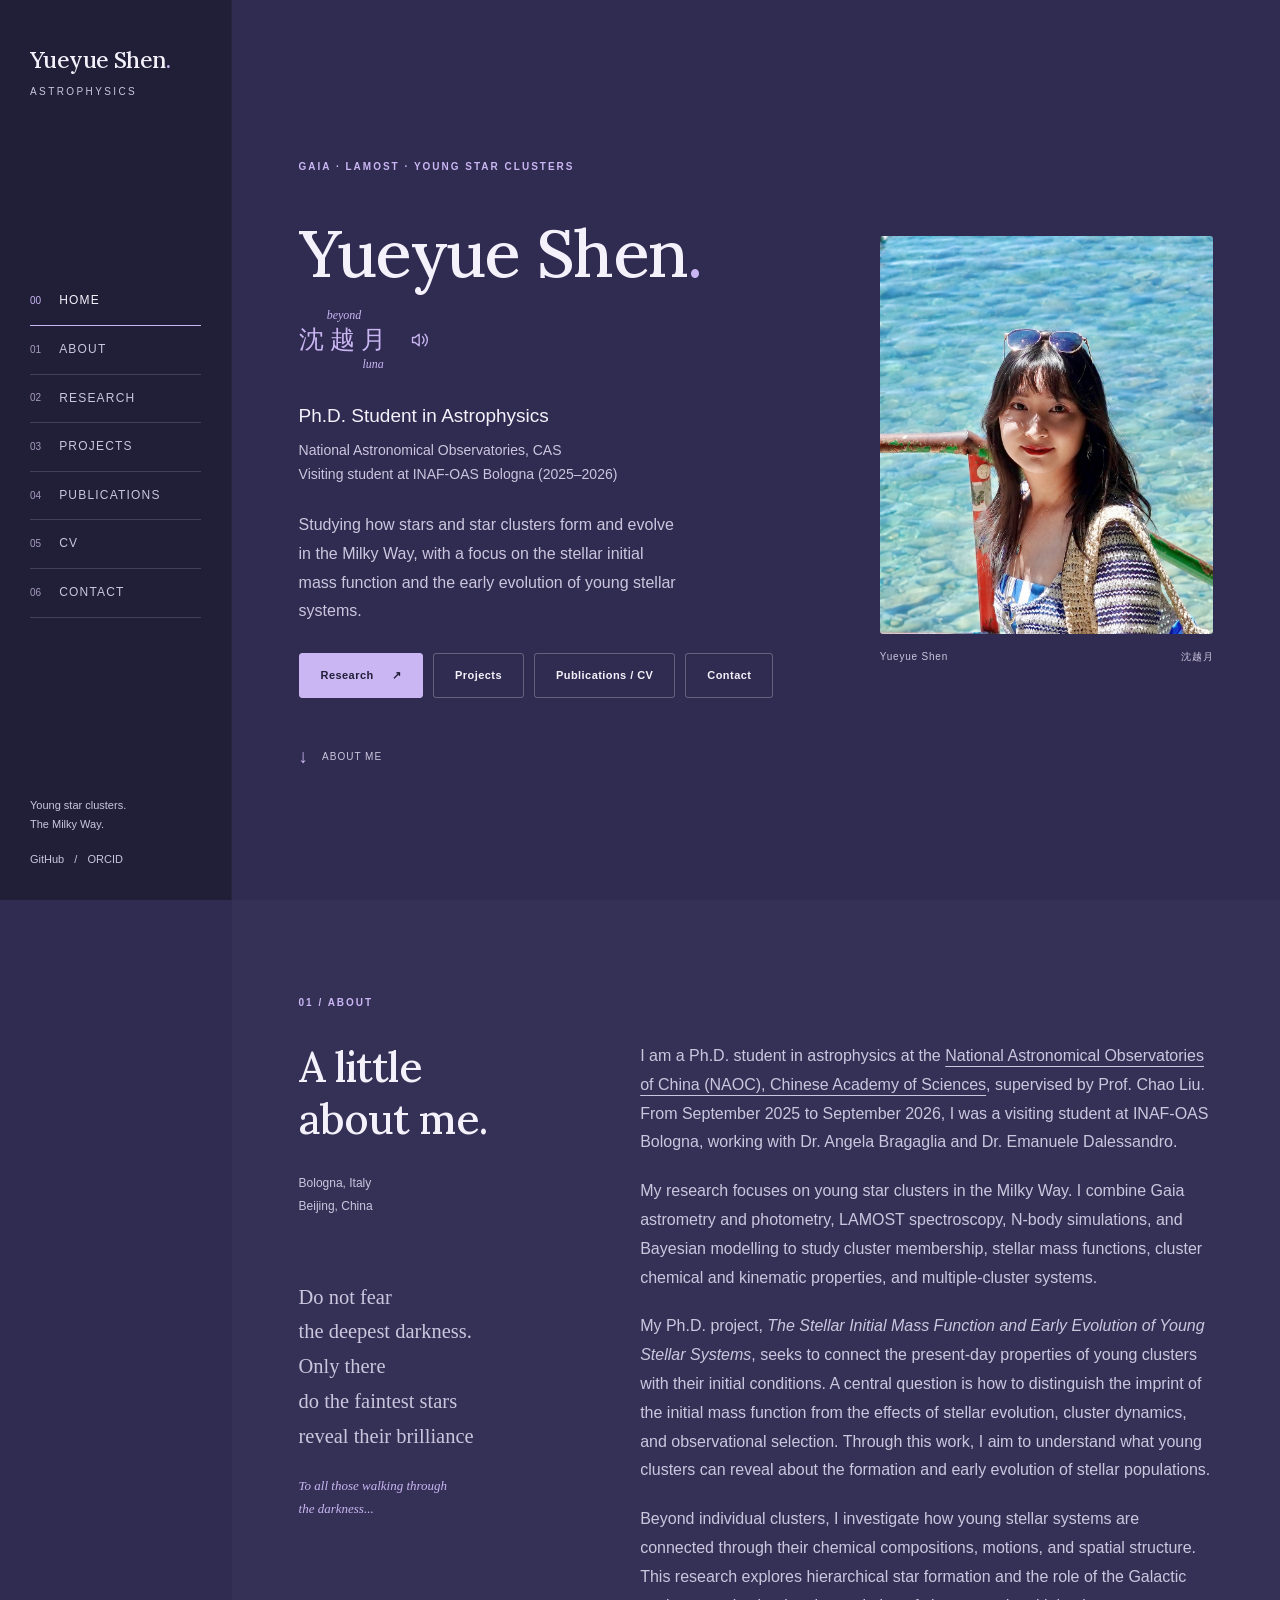
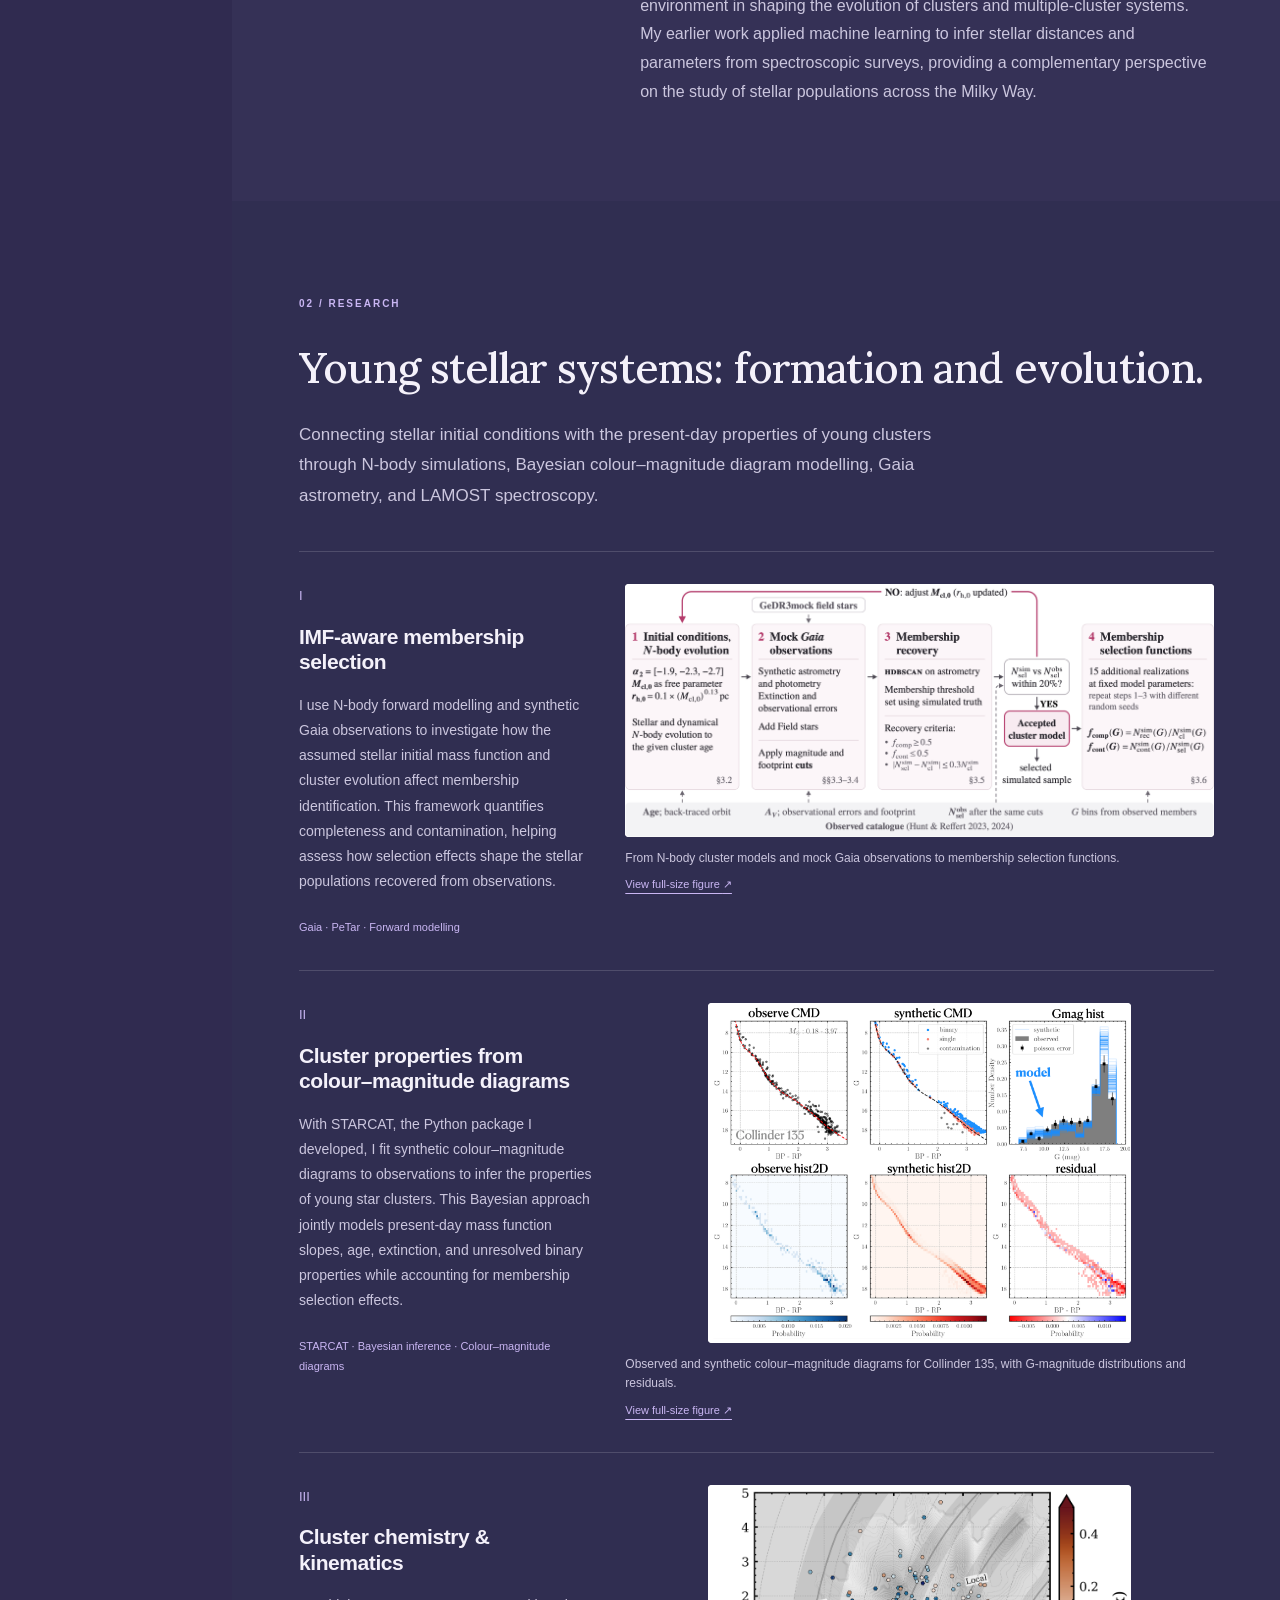
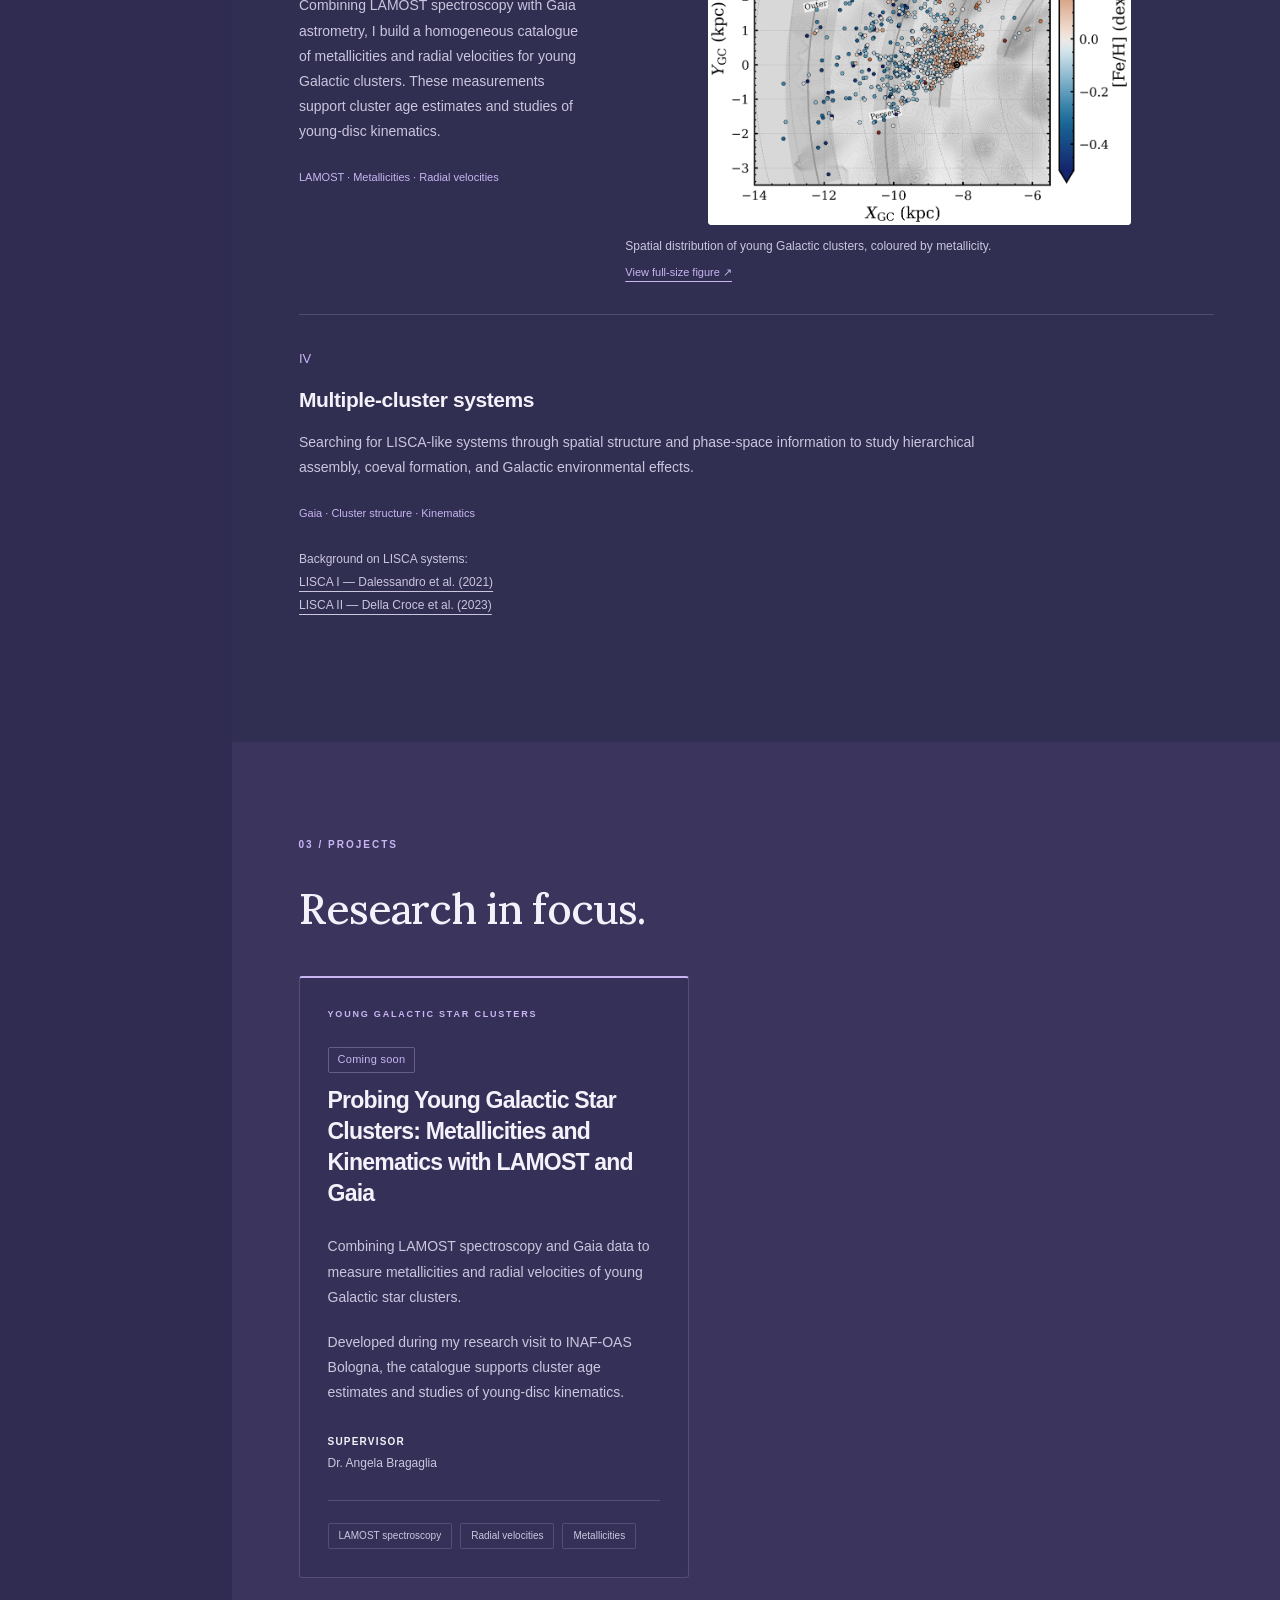
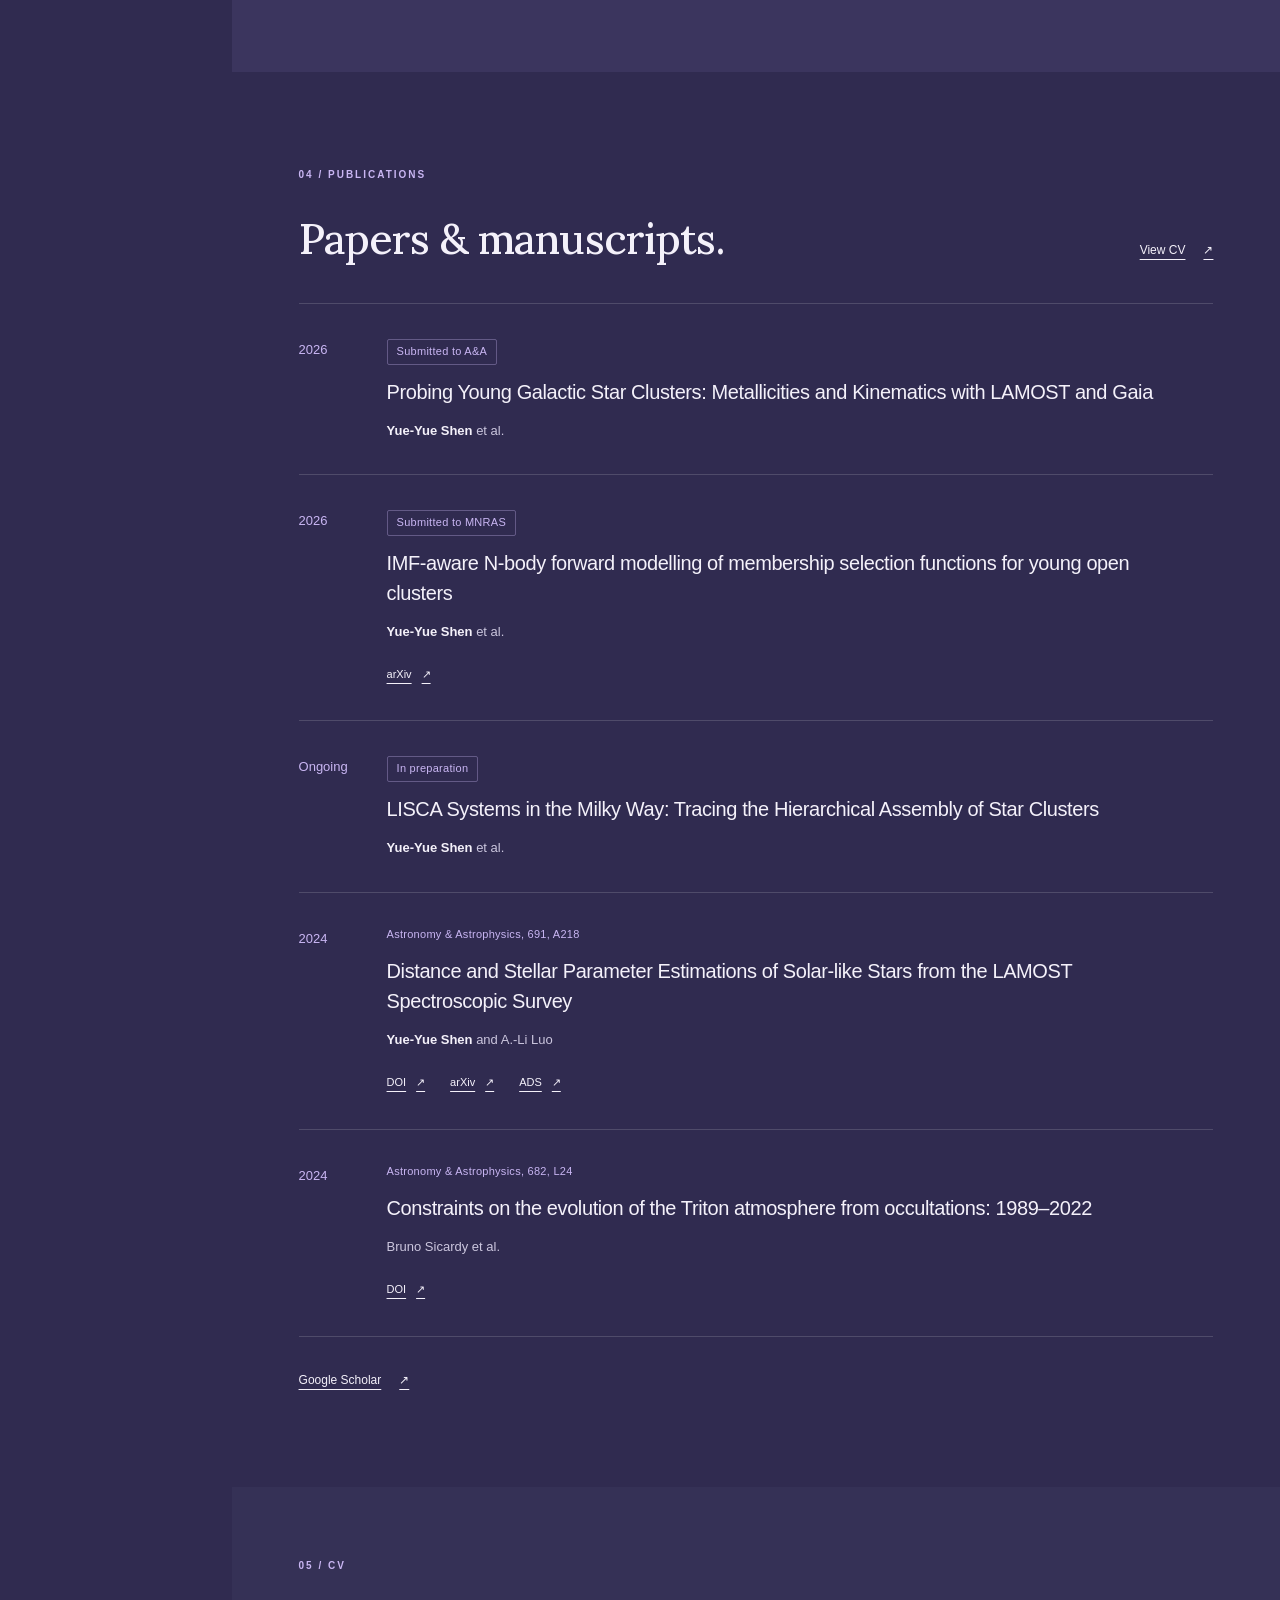
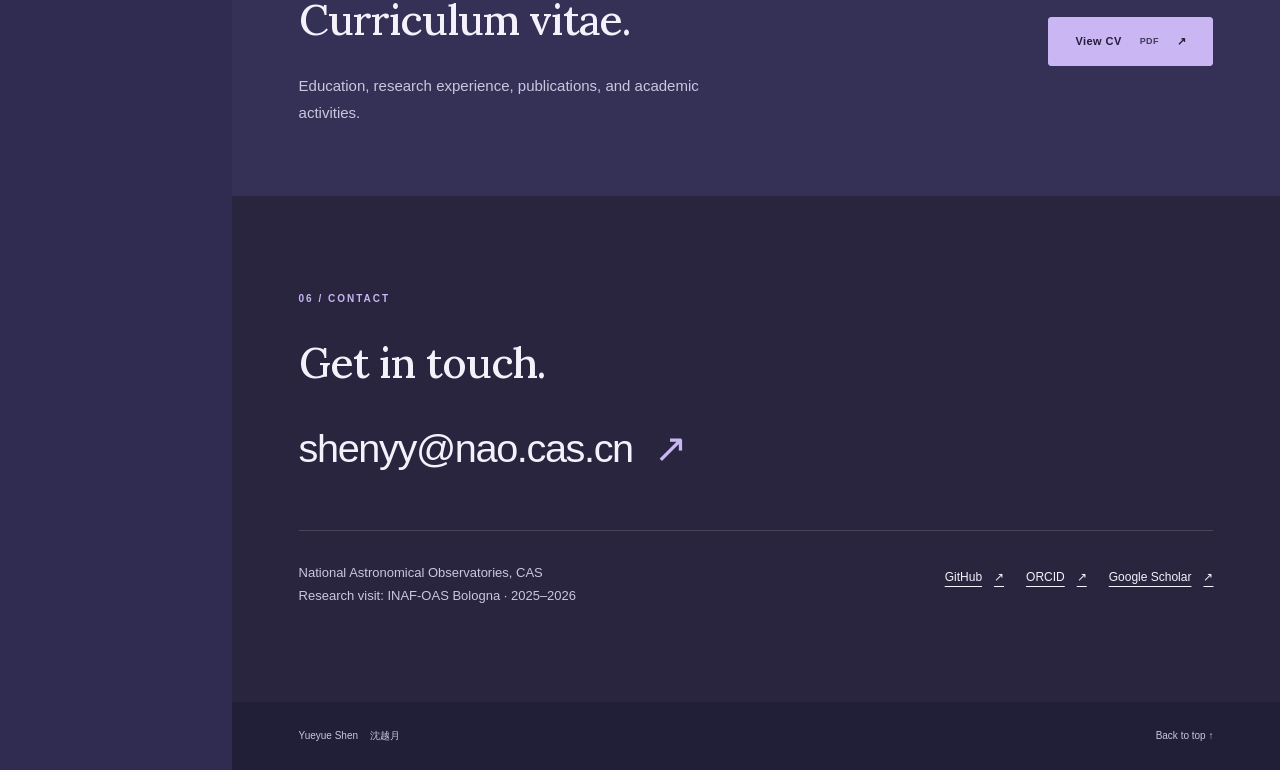
<file: index.html>
<!DOCTYPE html>
<html lang="en">
  <head>
    <meta charset="utf-8">
    <meta name="viewport" content="width=device-width, initial-scale=1">
    <meta name="description" content="Yueyue Shen — astrophysics Ph.D. student studying the stellar initial mass function and the early evolution of young stellar systems with Gaia, LAMOST, N-body simulations, and Bayesian forward modelling.">
    <meta name="theme-color" content="#211e38">
    <title>Yueyue Shen · Beyond Luna | Astrophysics</title>
    <link rel="canonical" href="https://yueyue-shen.github.io/">
    <link rel="icon" type="image/png" href="assets/img/favicon.png">
    <link rel="preload" href="assets/fonts/lora-latin-wght-normal.woff2" as="font" type="font/woff2" crossorigin>
    <link rel="stylesheet" href="assets/css/main.css">
    <script src="assets/js/main.js" defer></script>
  </head>
  <body>
    <a class="skip-link" href="#main">Skip to content</a>

    <header class="sidebar">
      <a class="identity" href="#intro" aria-label="Yueyue Shen, home">
        <span class="identity-name">Yueyue Shen<span class="identity-dot" aria-hidden="true">.</span></span>
        <span class="identity-field">Astrophysics</span>
      </a>
      <nav aria-label="Main navigation">
        <a href="#intro" aria-current="location"><span aria-hidden="true">00</span> Home</a>
        <a href="#about"><span aria-hidden="true">01</span> About</a>
        <a href="#research"><span aria-hidden="true">02</span> Research</a>
        <a href="#projects"><span aria-hidden="true">03</span> Projects</a>
        <a href="#publications"><span aria-hidden="true">04</span> Publications</a>
        <a href="#cv"><span aria-hidden="true">05</span> CV</a>
        <a href="#contact"><span aria-hidden="true">06</span> Contact</a>
      </nav>
      <div class="sidebar-footer">
        <p>Young star clusters.<br>The Milky Way.</p>
        <a href="https://github.com/yueyue-shen">GitHub</a>
        <span aria-hidden="true"> / </span>
        <a href="https://orcid.org/0000-0001-8636-2990">ORCID</a>
      </div>
    </header>

    <main id="main" tabindex="-1">
      <!-- INTRO: identity and the original profile photograph. -->
      <section id="intro" class="hero section" aria-labelledby="intro-title">
        <div class="section-inner">
          <p class="eyebrow">Gaia · LAMOST · Young star clusters</p>
          <div class="hero-grid">
            <div class="hero-copy">
              <h1 id="intro-title">Yueyue Shen<span class="title-dot" aria-hidden="true">.</span></h1>
              <p class="chinese-name">
                <span class="name-characters" lang="zh-CN">沈越月</span>
                <span class="name-gloss name-gloss-beyond" aria-hidden="true">beyond</span>
                <span class="name-gloss name-gloss-luna" aria-hidden="true">luna</span>
                <span class="name-meaning">越 means beyond; 月 means moon, represented here as luna.</span>
                <a class="pronunciation-link" href="https://translate.google.com/?sl=zh-CN&amp;tl=en&amp;text=%E6%B2%88%E8%B6%8A%E6%9C%88&amp;op=translate" target="_blank" rel="noopener noreferrer" title="Hear my name" aria-label="Hear my name (opens Google Translate in a new tab)">
                  <svg viewBox="0 0 24 24" width="20" height="20" fill="none" stroke="currentColor" stroke-width="1.6" stroke-linecap="round" stroke-linejoin="round" aria-hidden="true" focusable="false">
                    <path d="M11 5 6 9H3v6h3l5 4V5Z"/>
                    <path d="M15 8a6 6 0 0 1 0 8M18 5a10 10 0 0 1 0 14"/>
                  </svg>
                </a>
              </p>
              <p class="hero-role">Ph.D. Student in Astrophysics</p>
              <p class="hero-affiliation">National Astronomical Observatories, CAS<br>Visiting student at INAF-OAS Bologna (2025–2026)</p>
              <p class="hero-summary">Studying how stars and star clusters form and evolve in the Milky Way, with a focus on the stellar initial mass function and the early evolution of young stellar systems.</p>
              <div class="actions" aria-label="Explore the website">
                <a class="button button-primary" href="#research">Research <span aria-hidden="true">↗</span></a>
                <a class="button" href="#projects">Projects</a>
                <a class="button" href="#publications">Publications / CV</a>
                <a class="button" href="#contact">Contact</a>
              </div>
            </div>
            <figure class="portrait">
              <img src="assets/img/prof_pic.jpg" alt="Yueyue Shen standing beside blue water" width="1254" height="1254" fetchpriority="high">
              <figcaption><span>Yueyue Shen</span><span lang="zh-CN">沈越月</span></figcaption>
            </figure>
          </div>
          <a class="section-cue" href="#about"><span aria-hidden="true">↓</span> About me</a>
        </div>
      </section>

      <!-- ABOUT: research descriptions updated from the supplied project summaries. -->
      <section id="about" class="section section-about" aria-labelledby="about-title">
        <div class="section-inner">
          <p class="eyebrow">01 / About</p>
          <div class="section-grid about-grid">
            <div>
              <h2 id="about-title">A little<br>about me.</h2>
              <p class="section-note">Bologna, Italy<br>Beijing, China</p>
            </div>
            <div class="prose">
              <p>I am a Ph.D. student in astrophysics at the <a href="https://english.nao.cas.cn/">National Astronomical Observatories of China (NAOC), Chinese Academy of Sciences</a>, supervised by Prof. Chao Liu. From September 2025 to September 2026, I was a visiting student at INAF-OAS Bologna, working with Dr. Angela Bragaglia and Dr. Emanuele Dalessandro.</p>
              <p>My research focuses on young star clusters in the Milky Way. I combine Gaia astrometry and photometry, LAMOST spectroscopy, N-body simulations, and Bayesian modelling to study cluster membership, stellar mass functions, cluster chemical and kinematic properties, and multiple-cluster systems.</p>
              <p>My Ph.D. project, <em>The Stellar Initial Mass Function and Early Evolution of Young Stellar Systems</em>, seeks to connect the present-day properties of young clusters with their initial conditions. A central question is how to distinguish the imprint of the initial mass function from the effects of stellar evolution, cluster dynamics, and observational selection. Through this work, I aim to understand what young clusters can reveal about the formation and early evolution of stellar populations.</p>
              <p>Beyond individual clusters, I investigate how young stellar systems are connected through their chemical compositions, motions, and spatial structure. This research explores hierarchical star formation and the role of the Galactic environment in shaping the evolution of clusters and multiple-cluster systems. My earlier work applied machine learning to infer stellar distances and parameters from spectroscopic surveys, providing a complementary perspective on the study of stellar populations across the Milky Way.</p>
            </div>
            <aside class="about-poem" aria-label="A personal reflection">
              <p class="poem-lines">Do not fear<br>
                the deepest darkness.<br>
                Only there<br>
                do the faintest stars<br>
                reveal their brilliance</p>
              <p class="poem-dedication"><em>To all those walking through the darkness...</em></p>
            </aside>
          </div>
        </div>
      </section>

      <!-- RESEARCH: established work and complementary research directions. -->
      <section id="research" class="section section-research" aria-labelledby="research-title">
        <div class="section-inner">
          <p class="eyebrow">02 / Research</p>
          <h2 id="research-title">Young stellar systems: formation and evolution.</h2>
          <p class="section-lead">Connecting stellar initial conditions with the present-day properties of young clusters through N-body simulations, Bayesian colour–magnitude diagram modelling, Gaia astrometry, and LAMOST spectroscopy.</p>
          <div class="research-grid">
            <article class="research-card">
              <div class="research-copy">
                <span class="card-index" aria-hidden="true">I</span>
                <h3>IMF-aware membership selection</h3>
                <p>I use N-body forward modelling and synthetic Gaia observations to investigate how the assumed stellar initial mass function and cluster evolution affect membership identification. This framework quantifies completeness and contamination, helping assess how selection effects shape the stellar populations recovered from observations.</p>
                <p class="methods">Gaia · PeTar · Forward modelling</p>
              </div>
              <figure class="research-figure">
                <a class="research-figure-image" href="assets/pdf/research/method-framework.pdf" target="_blank" rel="noopener" aria-label="View the membership selection framework at full size (PDF, opens in a new tab)">
                  <img src="assets/img/research/method-framework.webp" alt="Workflow connecting N-body cluster models, mock Gaia observations, and membership identification to membership selection functions." width="2400" height="1029" loading="lazy" decoding="async">
                </a>
                <figcaption>
                  <p>From N-body cluster models and mock Gaia observations to membership selection functions.</p>
                  <a class="research-figure-link" href="assets/pdf/research/method-framework.pdf" target="_blank" rel="noopener" aria-label="View the membership selection framework at full size (PDF, opens in a new tab)">View full-size figure <span aria-hidden="true">↗</span></a>
                </figcaption>
              </figure>
            </article>
            <article class="research-card">
              <div class="research-copy">
                <span class="card-index" aria-hidden="true">II</span>
                <h3>Cluster properties from colour–magnitude diagrams</h3>
                <p>With STARCAT, the Python package I developed, I fit synthetic colour–magnitude diagrams to observations to infer the properties of young star clusters. This Bayesian approach jointly models present-day mass function slopes, age, extinction, and unresolved binary properties while accounting for membership selection effects.</p>
                <p class="methods">STARCAT · Bayesian inference · Colour–magnitude diagrams</p>
              </div>
              <figure class="research-figure">
                <a class="research-figure-image" href="assets/img/research/collinder-135-cmd.png" target="_blank" rel="noopener" aria-label="View the Collinder 135 colour–magnitude diagrams at full size (opens in a new tab)">
                  <img src="assets/img/research/collinder-135-cmd.png" alt="Six panels comparing observed and synthetic colour–magnitude diagrams for Collinder 135, including G-magnitude distributions, two-dimensional histograms, and residuals." width="1418" height="1140" loading="lazy" decoding="async">
                </a>
                <figcaption>
                  <p>Observed and synthetic colour–magnitude diagrams for Collinder 135, with G-magnitude distributions and residuals.</p>
                  <a class="research-figure-link" href="assets/img/research/collinder-135-cmd.png" target="_blank" rel="noopener" aria-label="View the Collinder 135 colour–magnitude diagrams at full size (opens in a new tab)">View full-size figure <span aria-hidden="true">↗</span></a>
                </figcaption>
              </figure>
            </article>
            <article class="research-card">
              <div class="research-copy">
                <span class="card-index" aria-hidden="true">III</span>
                <h3>Cluster chemistry &amp; kinematics</h3>
                <p>Combining LAMOST spectroscopy with Gaia astrometry, I build a homogeneous catalogue of metallicities and radial velocities for young Galactic clusters. These measurements support cluster age estimates and studies of young-disc kinematics.</p>
                <p class="methods">LAMOST · Metallicities · Radial velocities</p>
              </div>
              <figure class="research-figure">
                <a class="research-figure-image" href="assets/img/research/spatial-feh.png" target="_blank" rel="noopener" aria-label="View the spatial distribution and metallicities of young clusters at full size (opens in a new tab)">
                  <img src="assets/img/research/spatial-feh.png" alt="Spatial distribution of young Galactic star clusters, with cluster symbols coloured by metallicity." width="2002" height="1612" loading="lazy" decoding="async">
                </a>
                <figcaption>
                  <p>Spatial distribution of young Galactic clusters, coloured by metallicity.</p>
                  <a class="research-figure-link" href="assets/img/research/spatial-feh.png" target="_blank" rel="noopener" aria-label="View the spatial distribution and metallicities of young clusters at full size (opens in a new tab)">View full-size figure <span aria-hidden="true">↗</span></a>
                </figcaption>
              </figure>
            </article>
            <article class="research-card research-card-text">
              <div class="research-copy">
                <span class="card-index" aria-hidden="true">IV</span>
                <h3>Multiple-cluster systems</h3>
                <p>Searching for LISCA-like systems through spatial structure and phase-space information to study hierarchical assembly, coeval formation, and Galactic environmental effects.</p>
                <p class="methods">Gaia · Cluster structure · Kinematics</p>
                <p class="research-references">Background on LISCA systems:<br><a href="https://doi.org/10.3847/1538-4357/abda43" title="First Phase Space Portrait of a Hierarchical Stellar Structure in the Milky Way">LISCA I — Dalessandro et al. (2021)</a><br><a href="https://doi.org/10.1051/0004-6361/202346095" title="Ongoing hierarchical massive cluster assembly: The LISCA II structure in the Perseus complex">LISCA II — Della Croce et al. (2023)</a></p>
              </div>
            </article>
          </div>
        </div>
      </section>

      <!-- PROJECTS: deliberately one project; other original entries are archived. -->
      <section id="projects" class="section section-projects" aria-labelledby="projects-title">
        <div class="section-inner">
          <p class="eyebrow">03 / Projects</p>
          <h2 id="projects-title">Research in focus.</h2>
          <div class="projects-grid">
            <article class="project-card" id="lamost-gaia">
              <div class="project-heading">
                <p class="eyebrow">Young Galactic star clusters</p>
                <p class="project-status">Coming soon</p>
                <h3><a class="project-title-link" href="https://yueyue-shen.github.io/yoc/">Probing Young Galactic Star Clusters: Metallicities and Kinematics with LAMOST and Gaia</a></h3>
              </div>
              <div class="project-description">
                <p>Combining LAMOST spectroscopy and Gaia data to measure metallicities and radial velocities of young Galactic star clusters.</p>
                <p>Developed during my research visit to INAF-OAS Bologna, the catalogue supports cluster age estimates and studies of young-disc kinematics.</p>
                <p class="project-supervisors"><strong>Supervisor</strong><br>Dr. Angela Bragaglia</p>
              </div>
              <ul class="tags" aria-label="Project methods">
                <li>LAMOST spectroscopy</li>
                <li>Radial velocities</li>
                <li>Metallicities</li>
              </ul>
            </article>
          </div>
        </div>
      </section>

      <!-- PUBLICATIONS: manually maintained; retain the stated manuscript status. -->
      <section id="publications" class="section section-publications" aria-labelledby="publications-title">
        <div class="section-inner">
          <p class="eyebrow">04 / Publications</p>
          <div class="section-heading-row">
            <h2 id="publications-title">Papers &amp; manuscripts.</h2>
            <a class="text-link" href="#cv">View CV <span aria-hidden="true">↗</span></a>
          </div>
          <ol class="publication-list">
            <li>
              <div class="publication-year">2026</div>
              <article>
                <p class="publication-status">Submitted to A&amp;A</p>
                <h3>Probing Young Galactic Star Clusters: Metallicities and Kinematics with LAMOST and Gaia</h3>
                <p class="publication-authors"><strong>Yue-Yue Shen</strong> et al.</p>
              </article>
            </li>
            <li>
              <div class="publication-year">2026</div>
              <article>
                <p class="publication-status">Submitted to MNRAS</p>
                <h3>IMF-aware N-body forward modelling of membership selection functions for young open clusters</h3>
                <p class="publication-authors"><strong>Yue-Yue Shen</strong> et al.</p>
                <div class="publication-links" aria-label="Membership selection paper links">
                  <a href="https://arxiv.org/abs/2610.25200">arXiv <span aria-hidden="true">↗</span></a>
                </div>
              </article>
            </li>
            <li>
              <div class="publication-year">Ongoing</div>
              <article>
                <p class="publication-status">In preparation</p>
                <h3>LISCA Systems in the Milky Way: Tracing the Hierarchical Assembly of Star Clusters</h3>
                <p class="publication-authors"><strong>Yue-Yue Shen</strong> et al.</p>
              </article>
            </li>
            <li>
              <div class="publication-year">2024</div>
              <article>
                <p class="publication-venue">Astronomy &amp; Astrophysics, 691, A218</p>
                <h3>Distance and Stellar Parameter Estimations of Solar-like Stars from the LAMOST Spectroscopic Survey</h3>
                <p class="publication-authors"><strong>Yue-Yue Shen</strong> and A.-Li Luo</p>
                <div class="publication-links" aria-label="LAMOST paper links">
                  <a href="https://doi.org/10.1051/0004-6361/202450164">DOI <span aria-hidden="true">↗</span></a>
                  <a href="https://arxiv.org/abs/2410.11202">arXiv <span aria-hidden="true">↗</span></a>
                  <a href="https://ui.adsabs.harvard.edu/abs/2024A&amp;A...691A.218S">ADS <span aria-hidden="true">↗</span></a>
                </div>
              </article>
            </li>
            <li>
              <div class="publication-year">2024</div>
              <article>
                <p class="publication-venue">Astronomy &amp; Astrophysics, 682, L24</p>
                <h3>Constraints on the evolution of the Triton atmosphere from occultations: 1989–2022</h3>
                <p class="publication-authors">Bruno Sicardy et al.</p>
                <div class="publication-links" aria-label="Triton paper links">
                  <a href="https://doi.org/10.1051/0004-6361/202348756">DOI <span aria-hidden="true">↗</span></a>
                </div>
              </article>
            </li>
          </ol>
          <a class="text-link" href="https://scholar.google.com/citations?user=848XfUAAAAJ">Google Scholar <span aria-hidden="true">↗</span></a>
        </div>
      </section>

      <section id="cv" class="section section-cv" aria-labelledby="cv-title">
        <div class="section-inner cv-layout">
          <div>
            <p class="eyebrow">05 / CV</p>
            <h2 id="cv-title">Curriculum vitae.</h2>
            <p class="section-lead">Education, research experience, publications, and academic activities.</p>
          </div>
          <a class="button button-primary" href="assets/pdf/YueyueShen_CV.pdf">View CV <span class="file-type">PDF</span> <span aria-hidden="true">↗</span></a>
        </div>
      </section>

      <section id="contact" class="section section-contact" aria-labelledby="contact-title">
        <div class="section-inner">
          <p class="eyebrow">06 / Contact</p>
          <h2 id="contact-title">Get in touch.</h2>
          <a class="contact-email" href="mailto:shenyy@nao.cas.cn">shenyy@nao.cas.cn <span aria-hidden="true">↗</span></a>
          <div class="contact-grid">
            <p>National Astronomical Observatories, CAS<br>Research visit: INAF-OAS Bologna · 2025–2026</p>
            <ul class="contact-links" aria-label="Academic profiles">
              <li><a href="https://github.com/yueyue-shen">GitHub <span aria-hidden="true">↗</span></a></li>
              <li><a href="https://orcid.org/0000-0001-8636-2990">ORCID <span aria-hidden="true">↗</span></a></li>
              <li><a href="https://scholar.google.com/citations?user=848XfUAAAAJ">Google Scholar <span aria-hidden="true">↗</span></a></li>
            </ul>
          </div>
        </div>
      </section>
      <footer class="site-footer">
        <p>Yueyue Shen <span lang="zh-CN">沈越月</span></p>
        <a href="#intro">Back to top <span aria-hidden="true">↑</span></a>
      </footer>
    </main>
  </body>
</html>
</file>
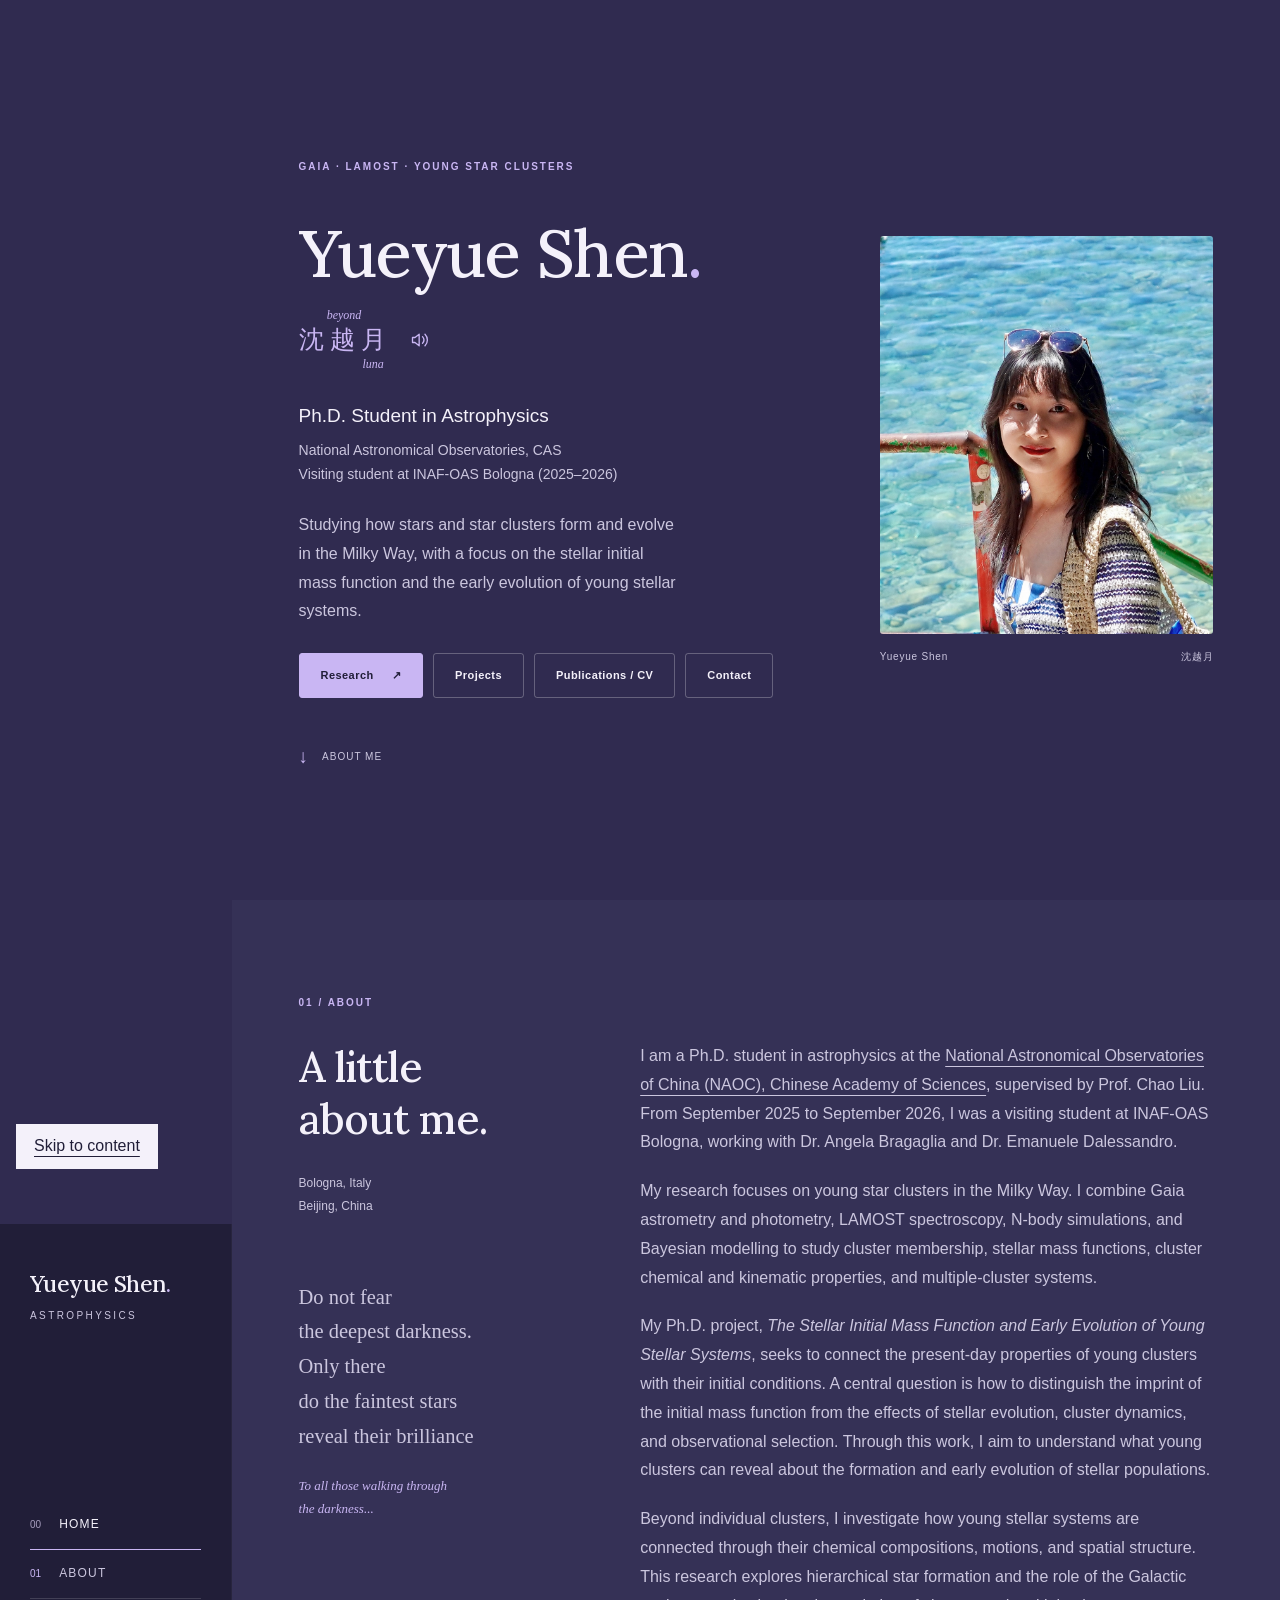
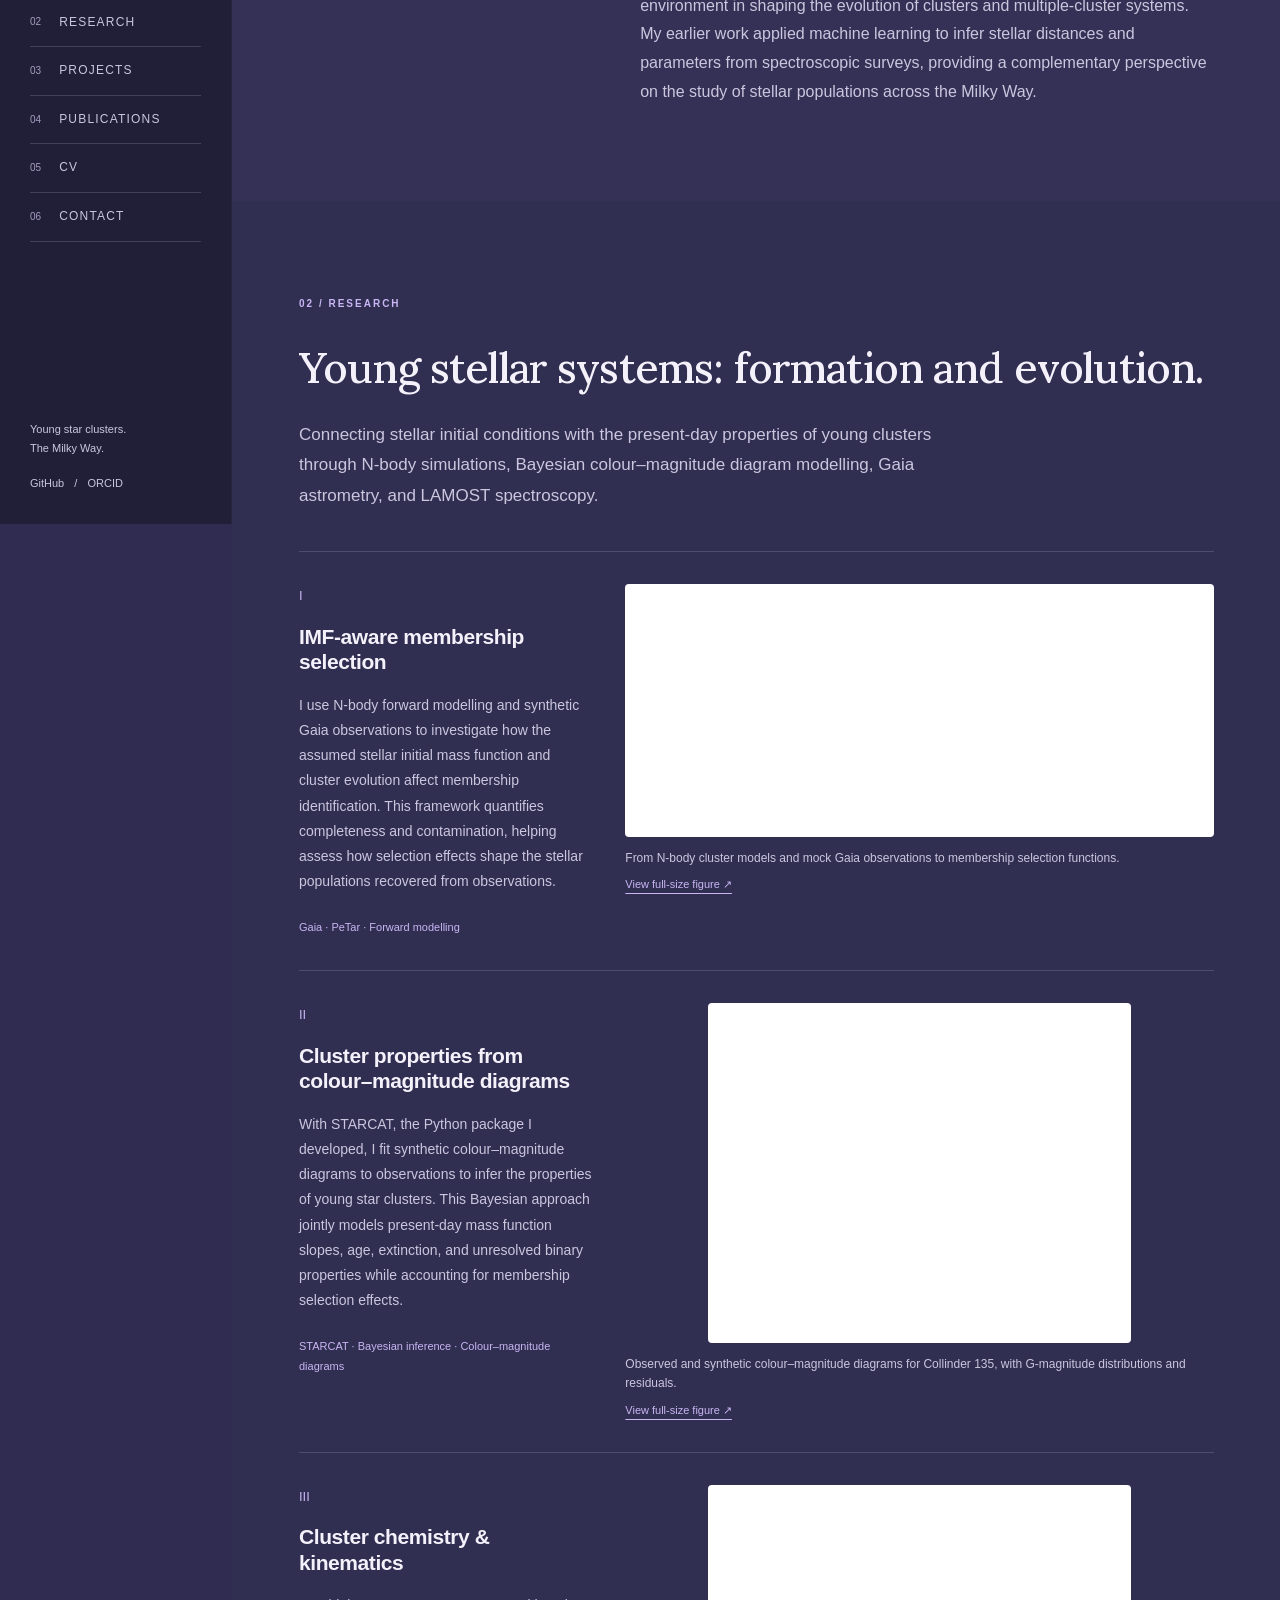
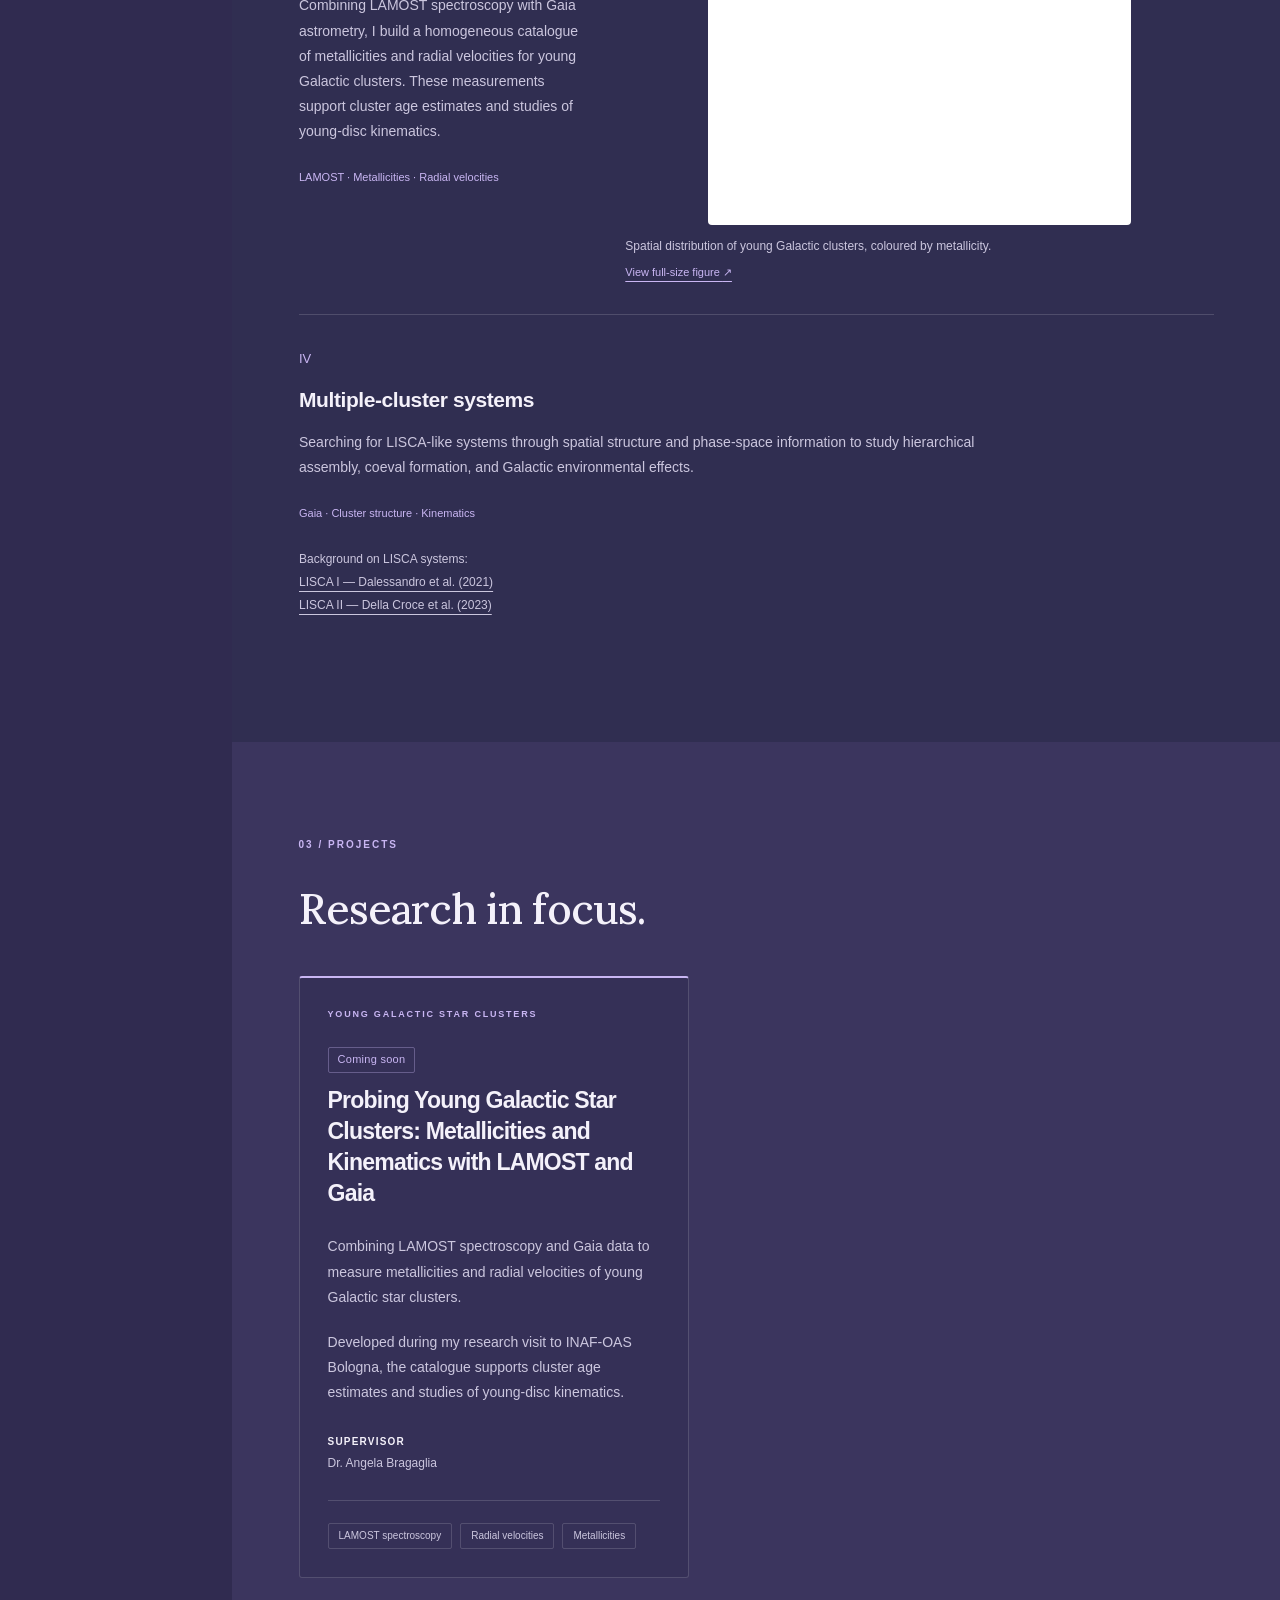
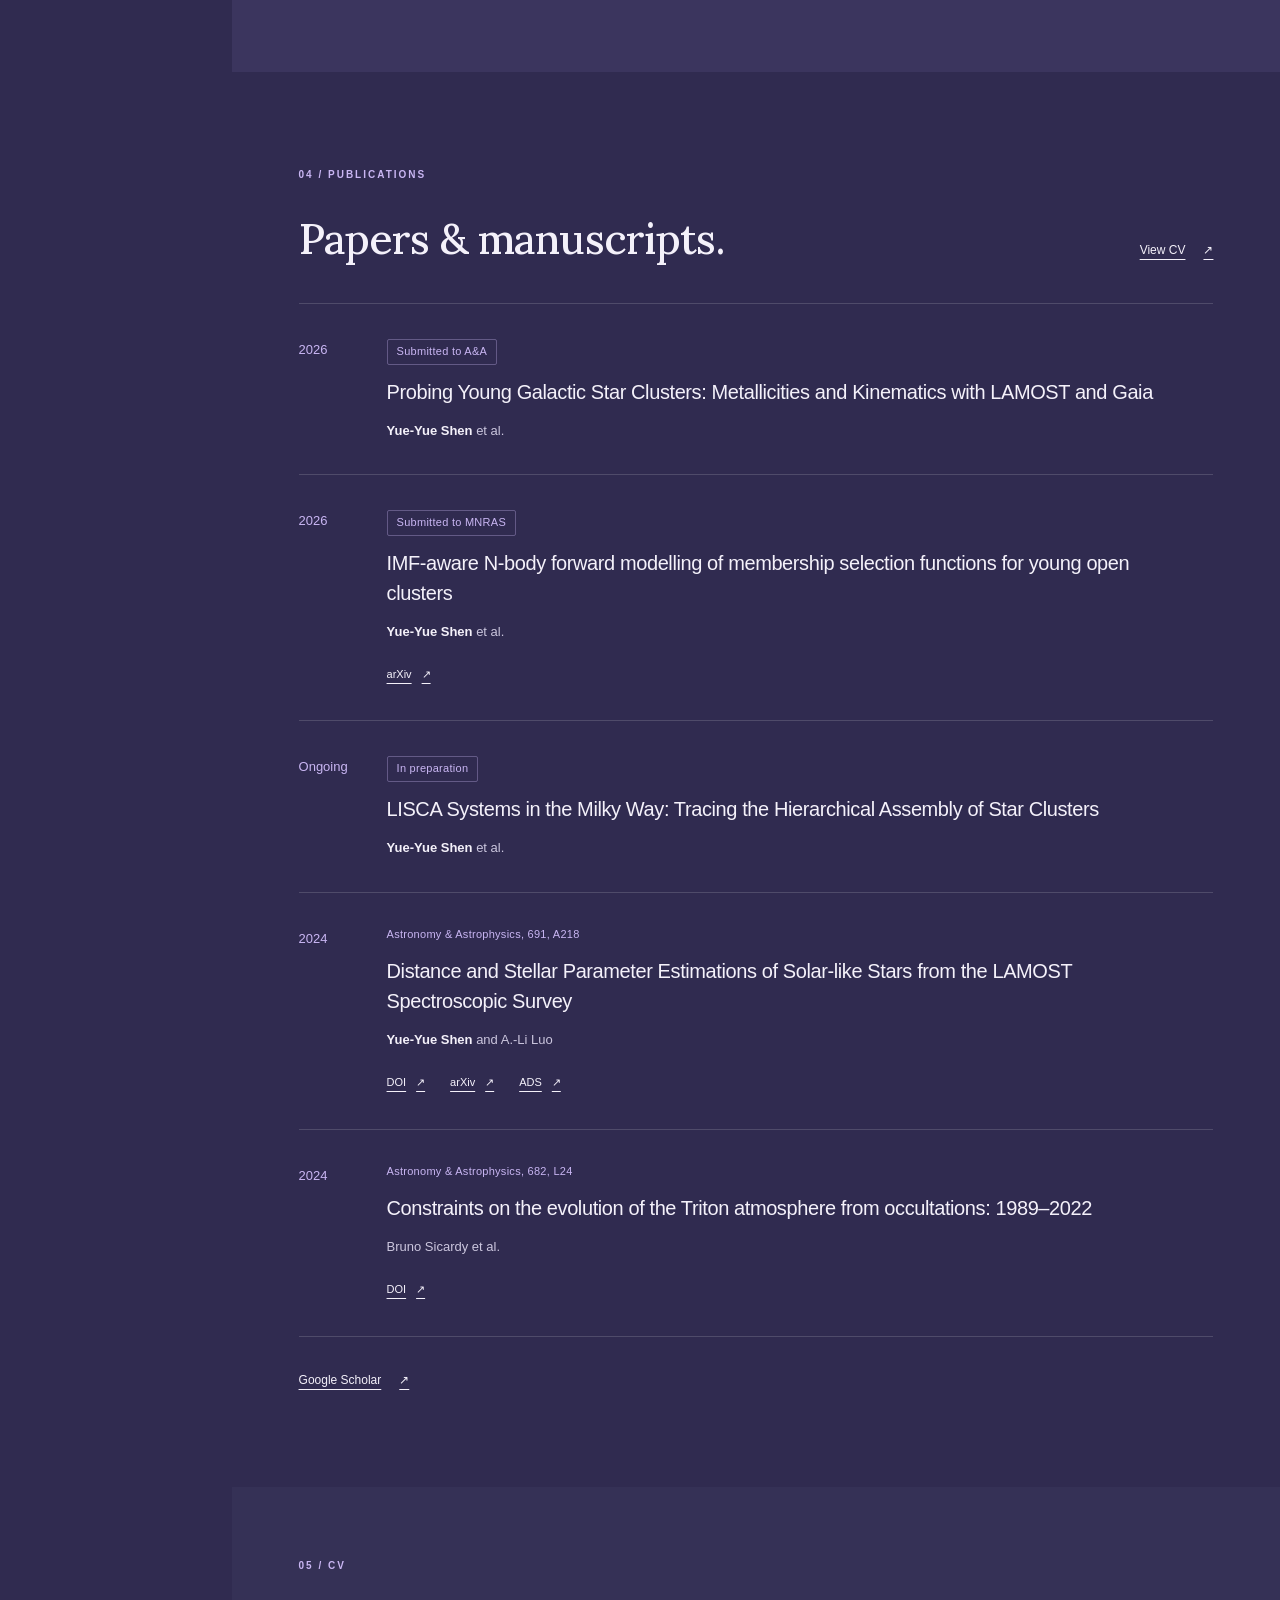
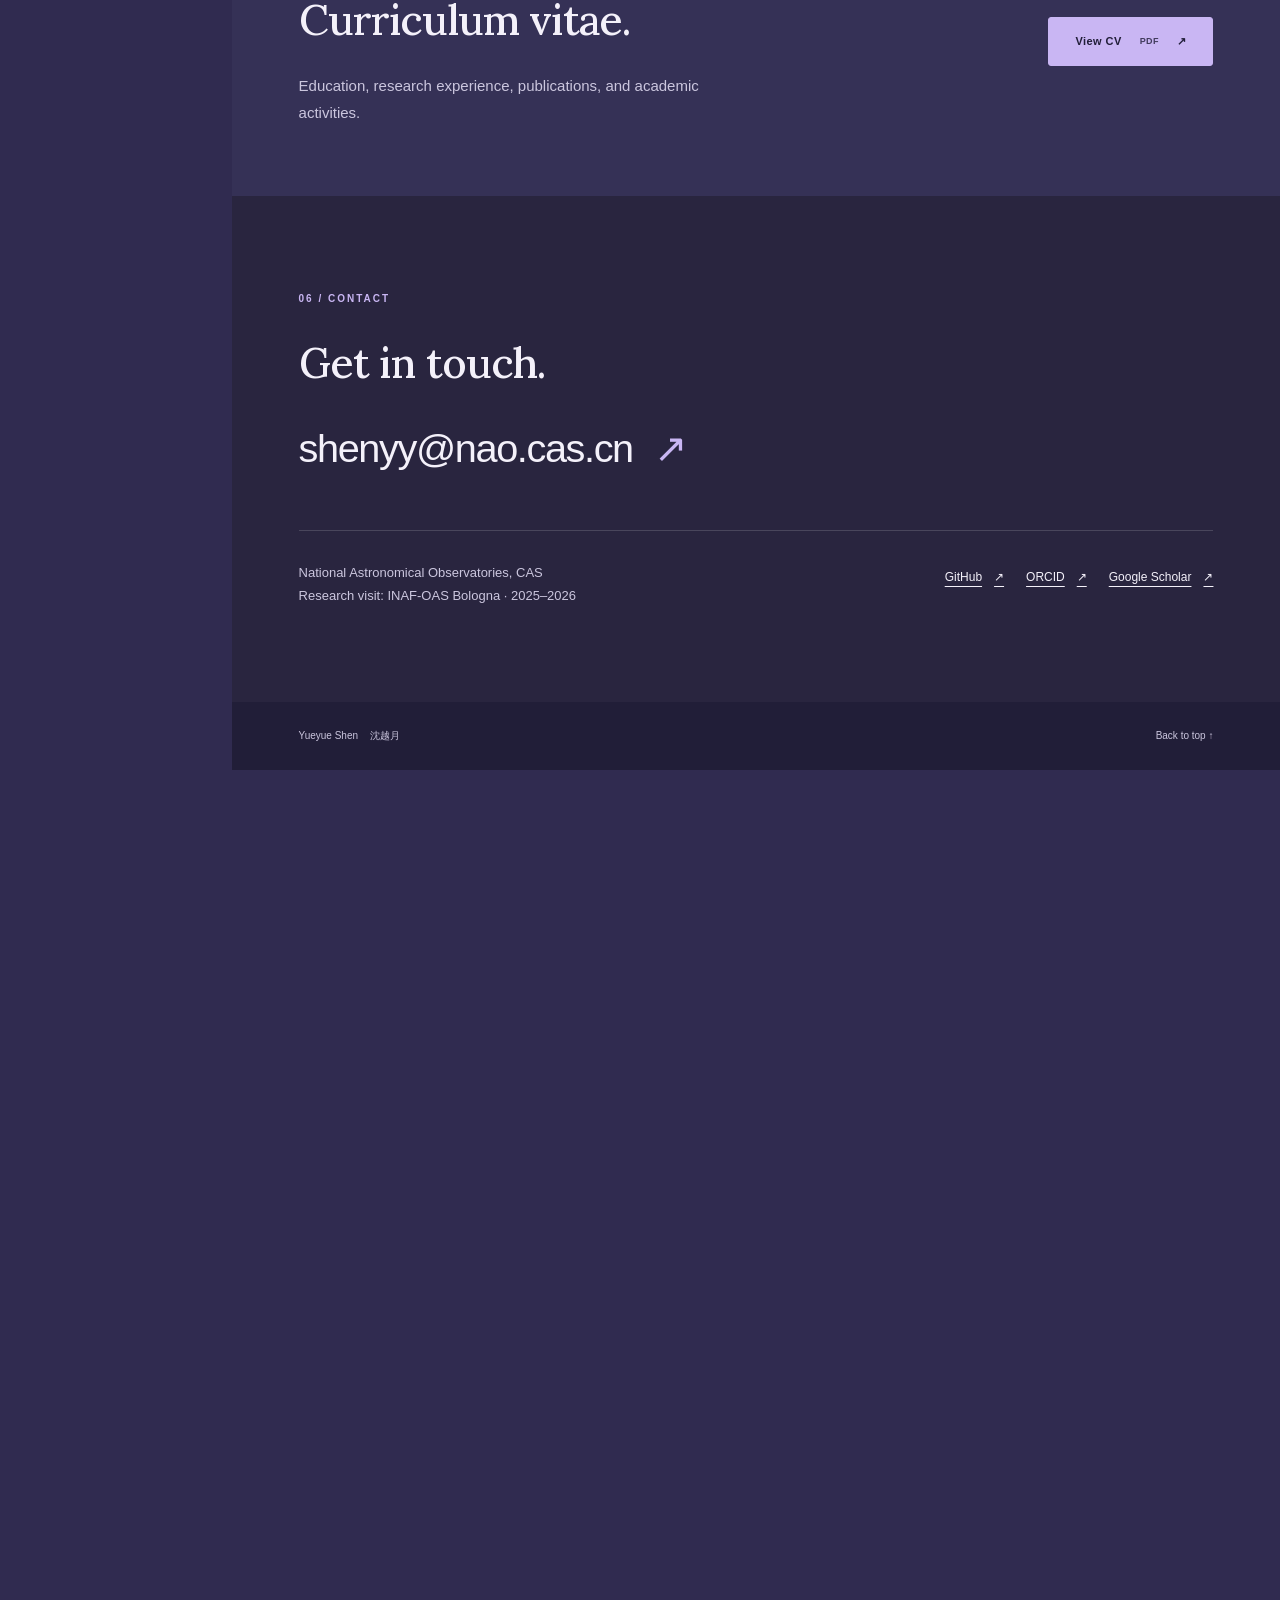
<file: cv/index.html>
<!DOCTYPE html>
<html lang="en">
  <head>
    <meta charset="utf-8">
    <meta name="viewport" content="width=device-width, initial-scale=1">
    <meta name="robots" content="noindex">
    <meta http-equiv="refresh" content="0; url=../index.html#cv">
    <link rel="canonical" href="https://yueyue-shen.github.io/#cv">
    <link rel="stylesheet" href="../assets/css/main.css">
    <title>CV · Yueyue Shen</title>
  </head>
  <body class="standalone">
    <main>
      <p class="eyebrow">Yueyue Shen</p>
      <h1>CV</h1>
      <p>This content is now on my homepage.</p>
      <a class="button button-primary" href="../index.html#cv">Go to CV</a>
    </main>
  </body>
</html>
</file>
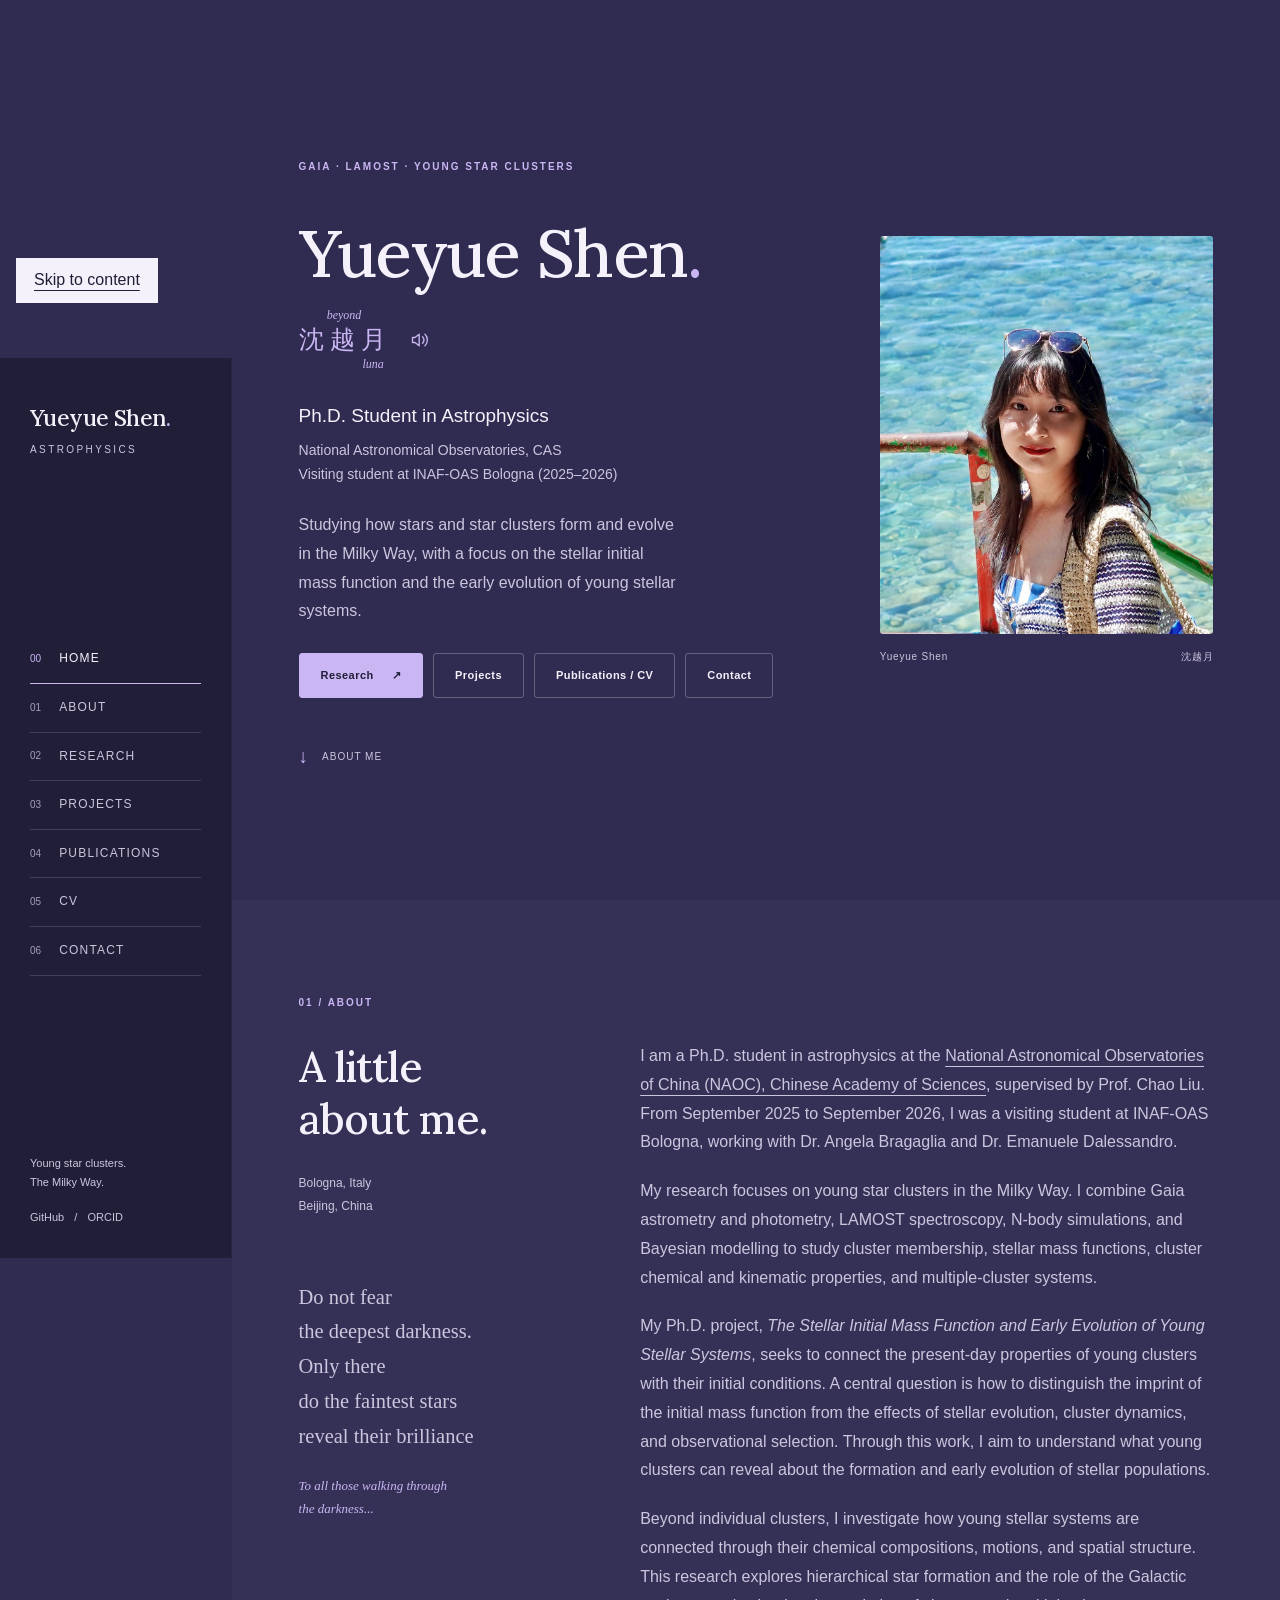
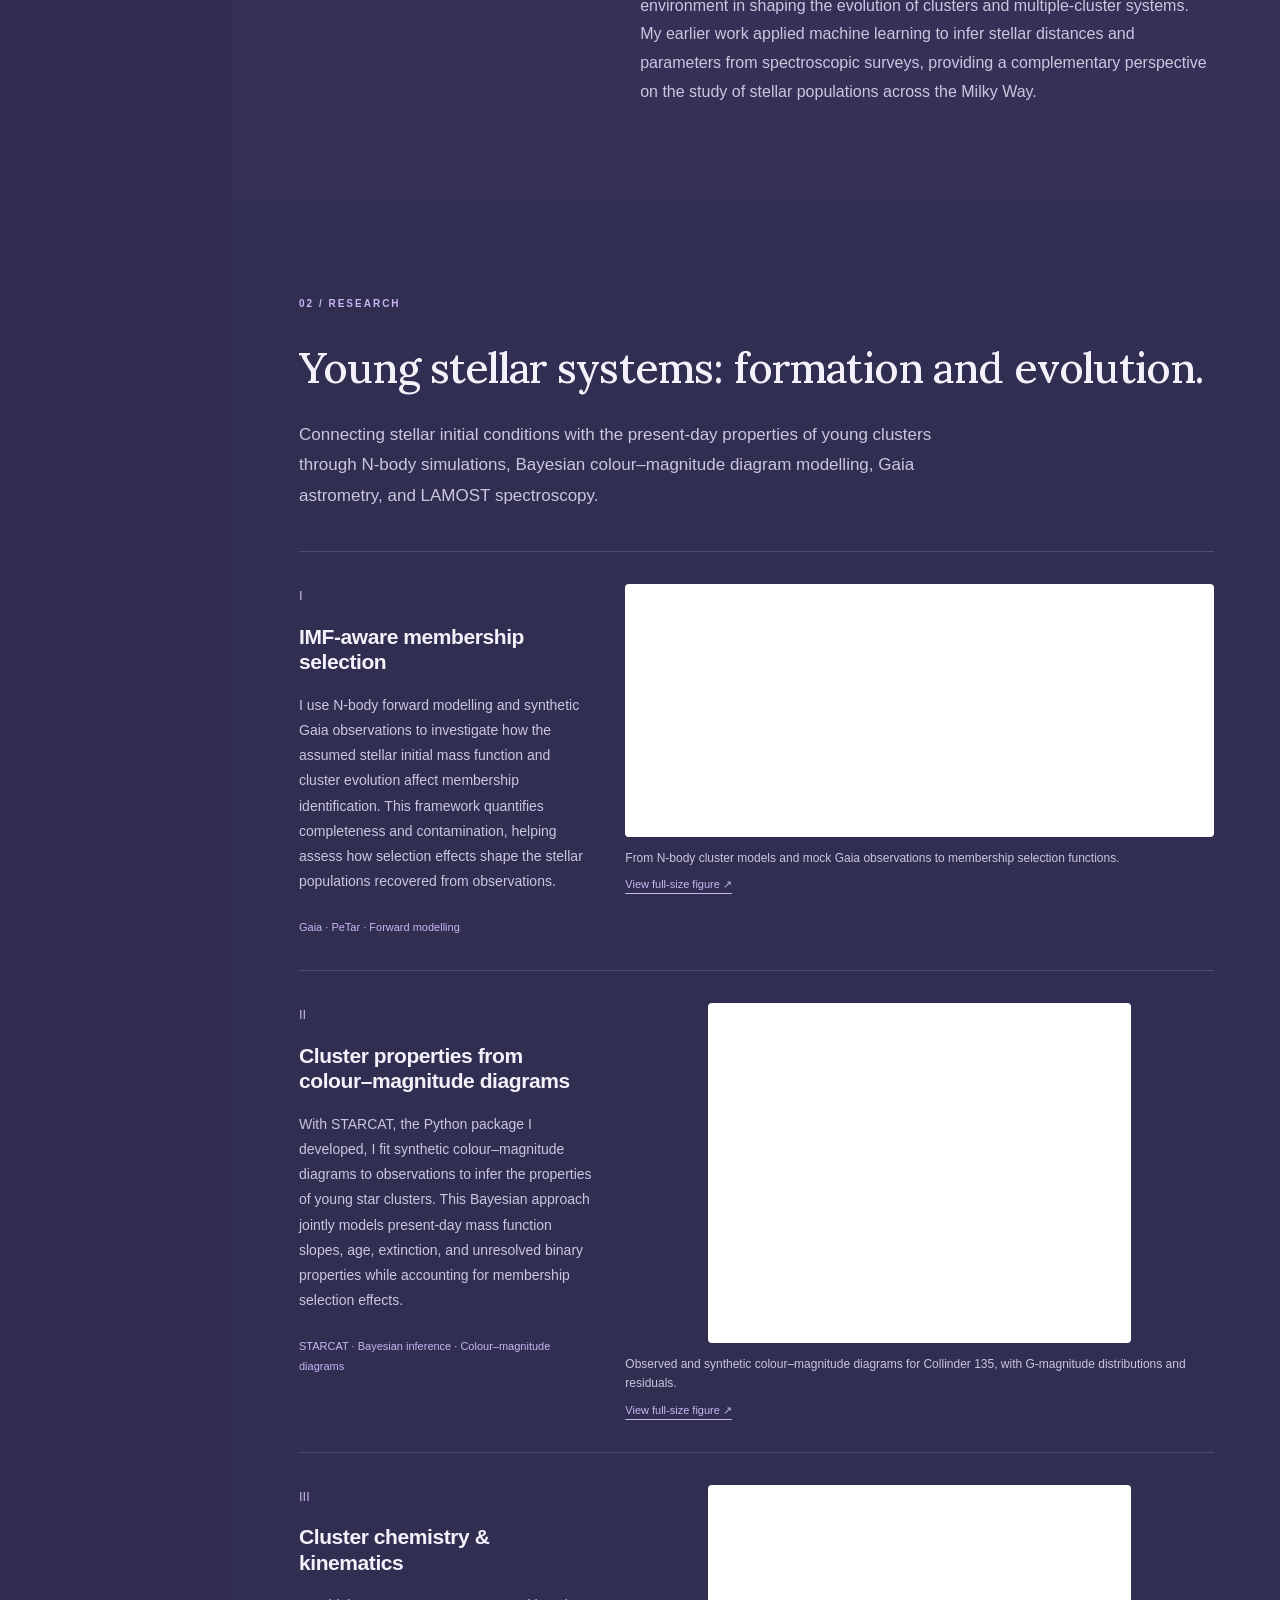
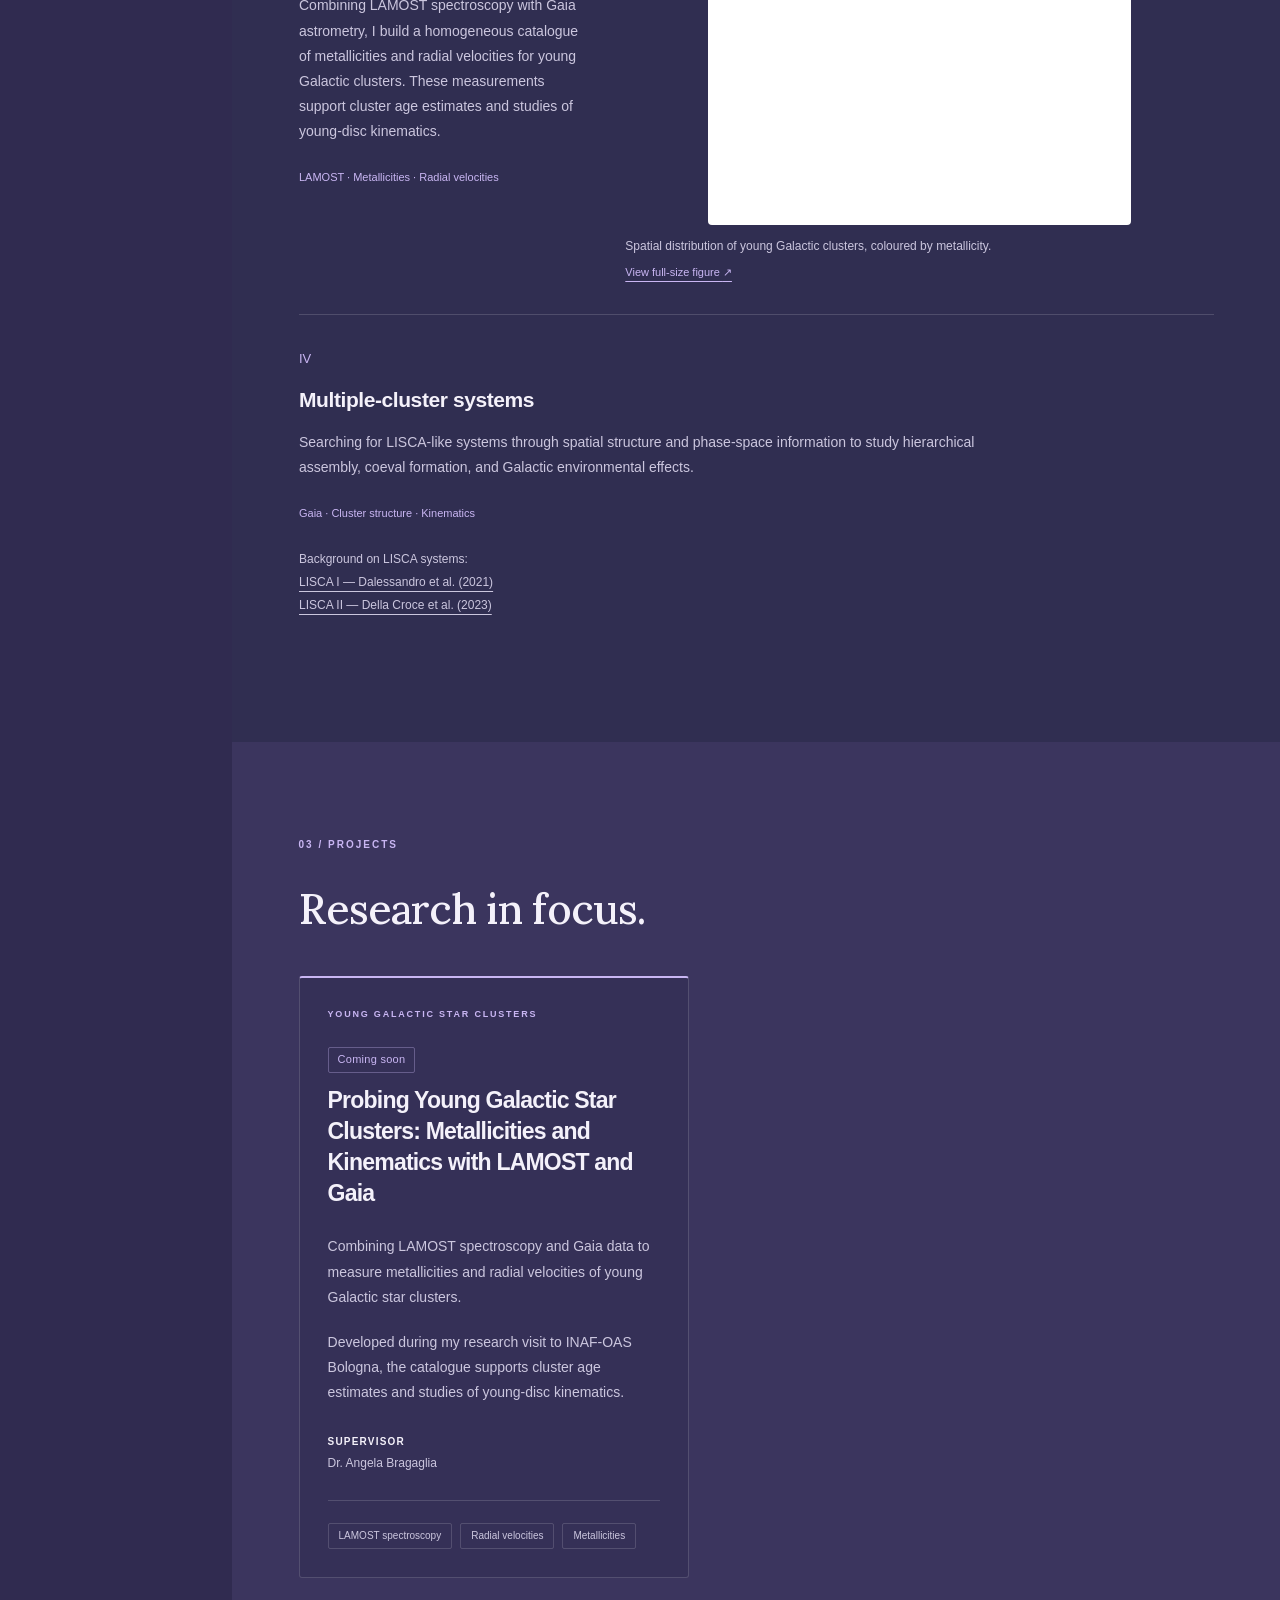
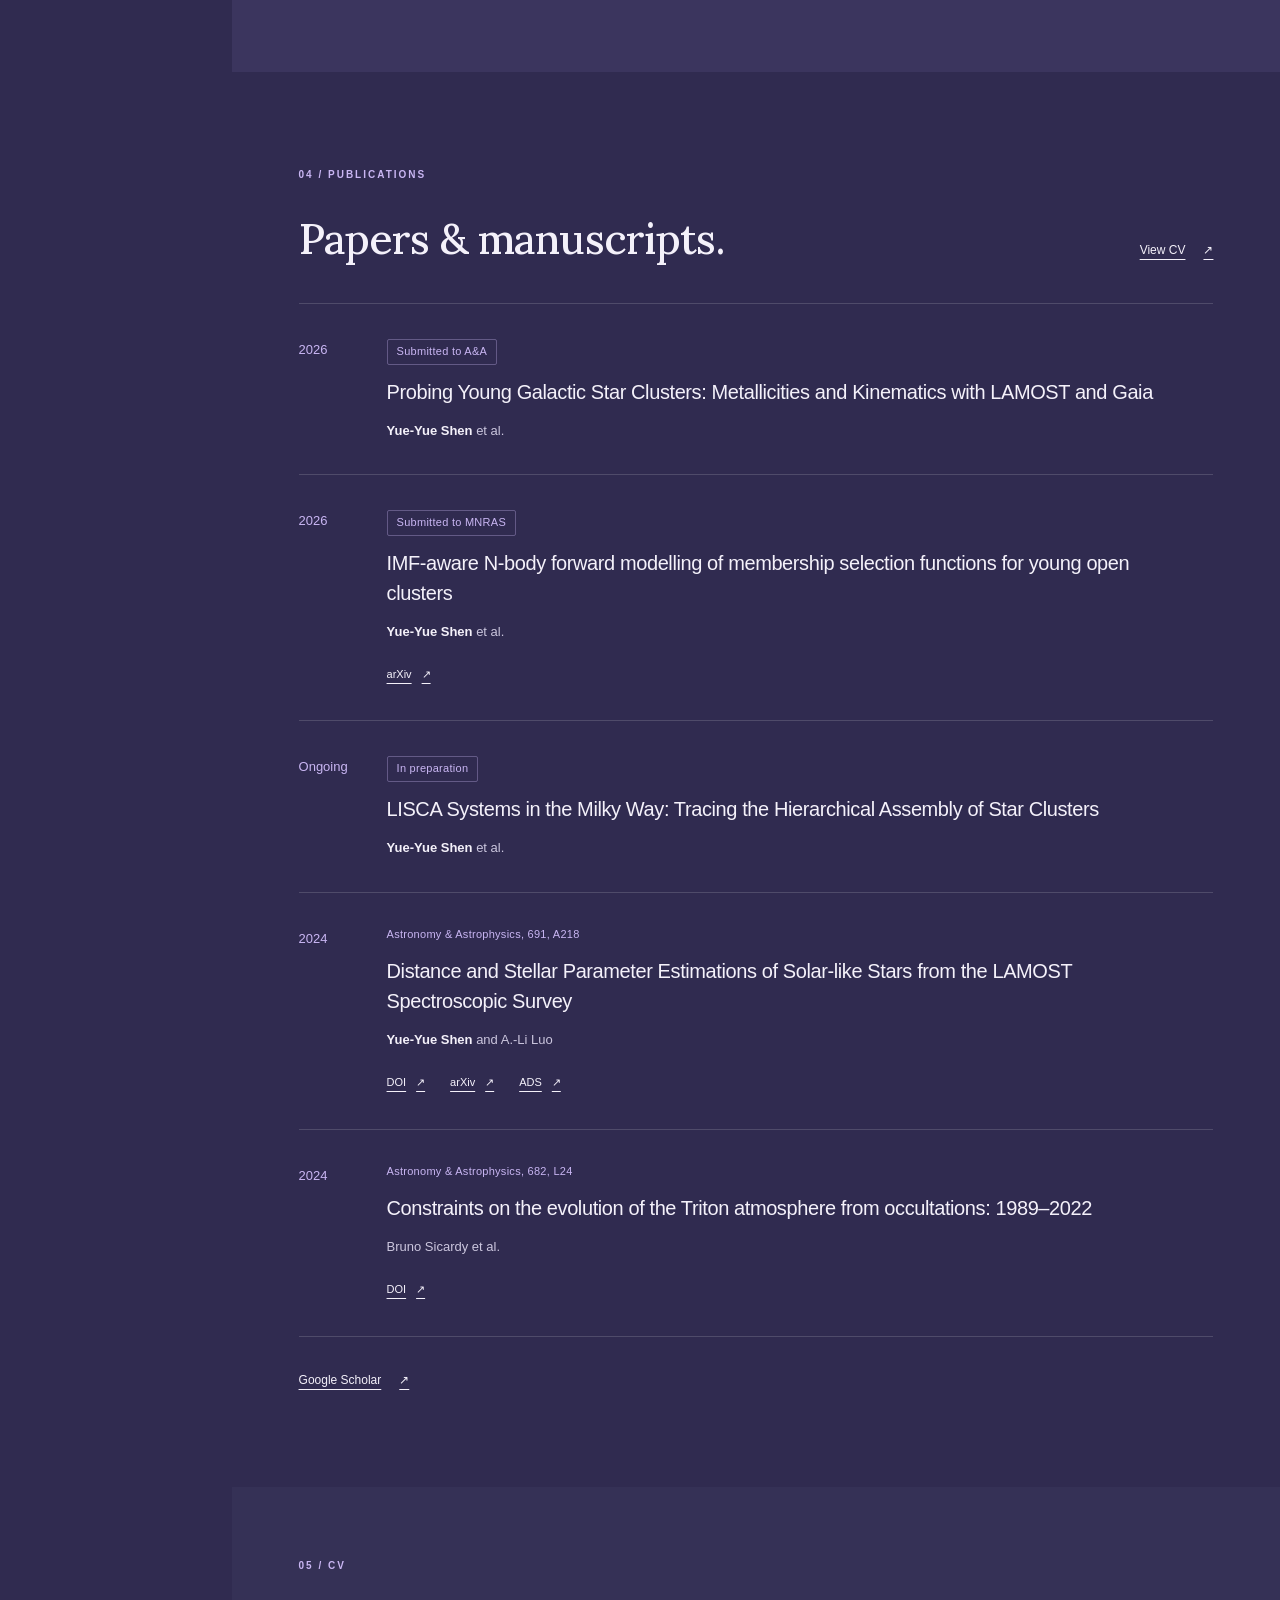
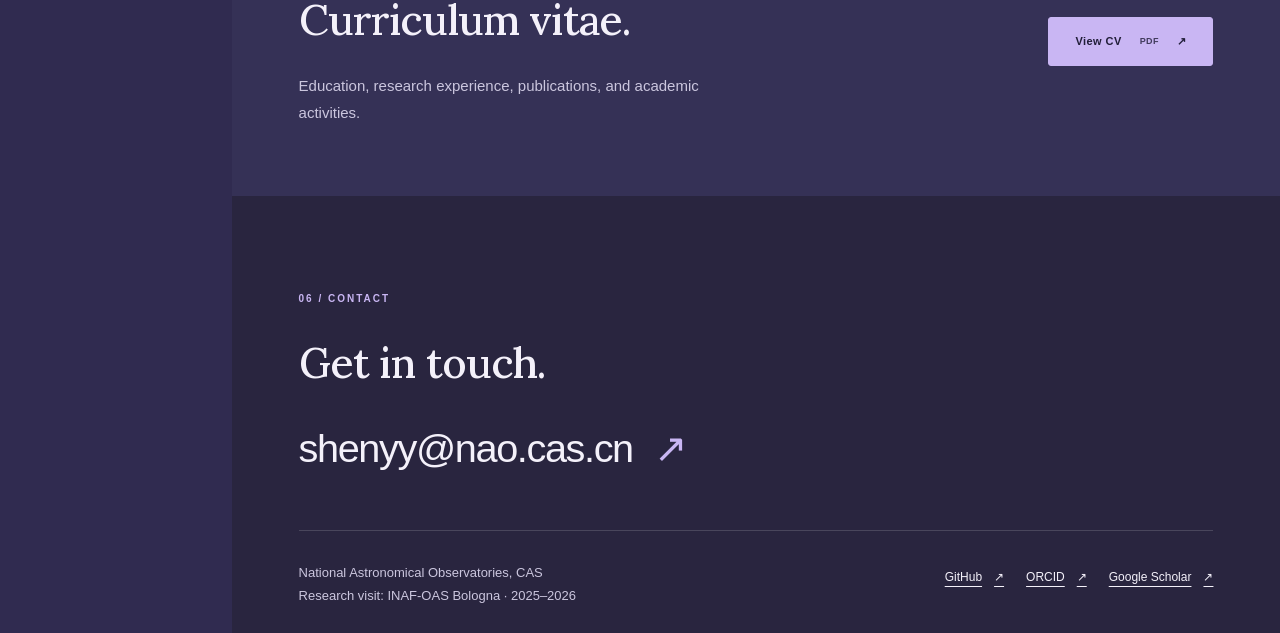
<file: projects/index.html>
<!DOCTYPE html>
<html lang="en">
  <head>
    <meta charset="utf-8">
    <meta name="viewport" content="width=device-width, initial-scale=1">
    <meta name="robots" content="noindex">
    <meta http-equiv="refresh" content="0; url=../index.html#projects">
    <link rel="canonical" href="https://yueyue-shen.github.io/#projects">
    <link rel="stylesheet" href="../assets/css/main.css">
    <title>Projects · Yueyue Shen</title>
  </head>
  <body class="standalone">
    <main>
      <p class="eyebrow">Yueyue Shen</p>
      <h1>Projects</h1>
      <p>This content is now on my homepage.</p>
      <a class="button button-primary" href="../index.html#projects">Go to Projects</a>
    </main>
  </body>
</html>
</file>
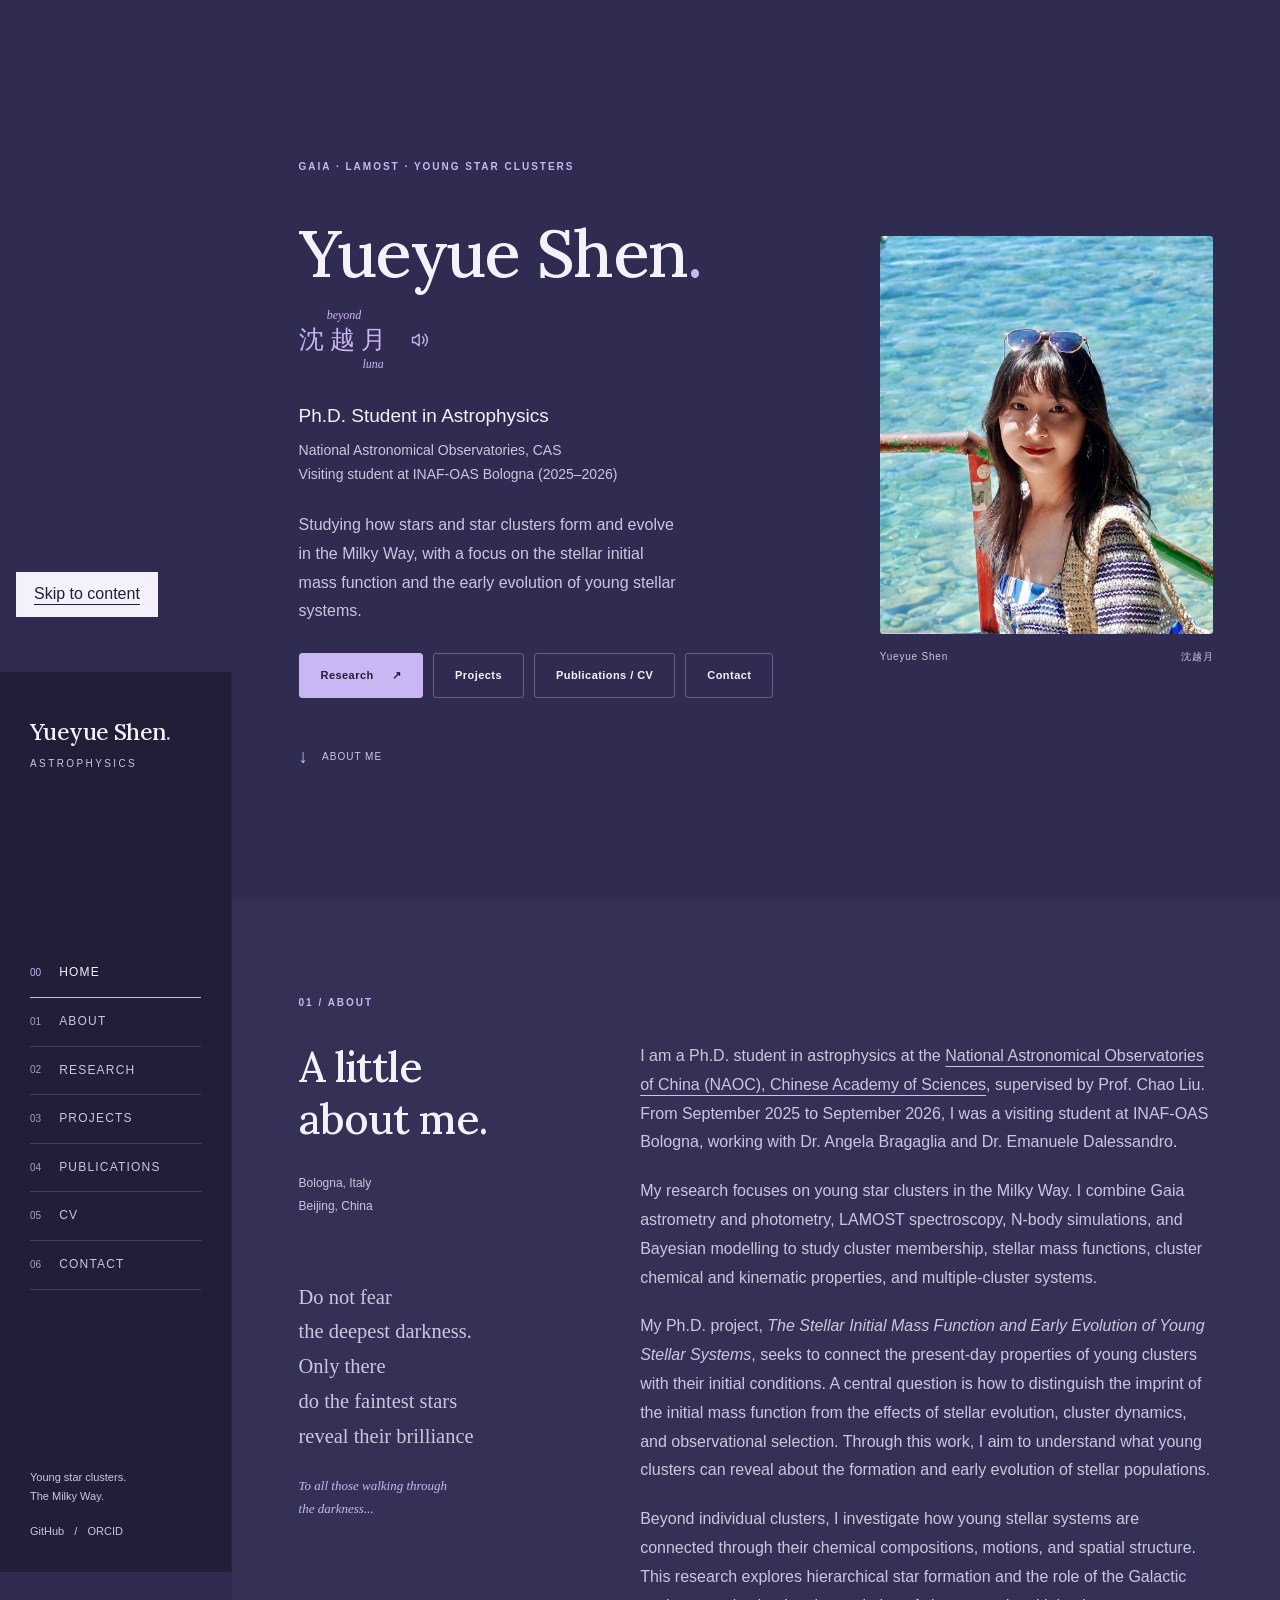
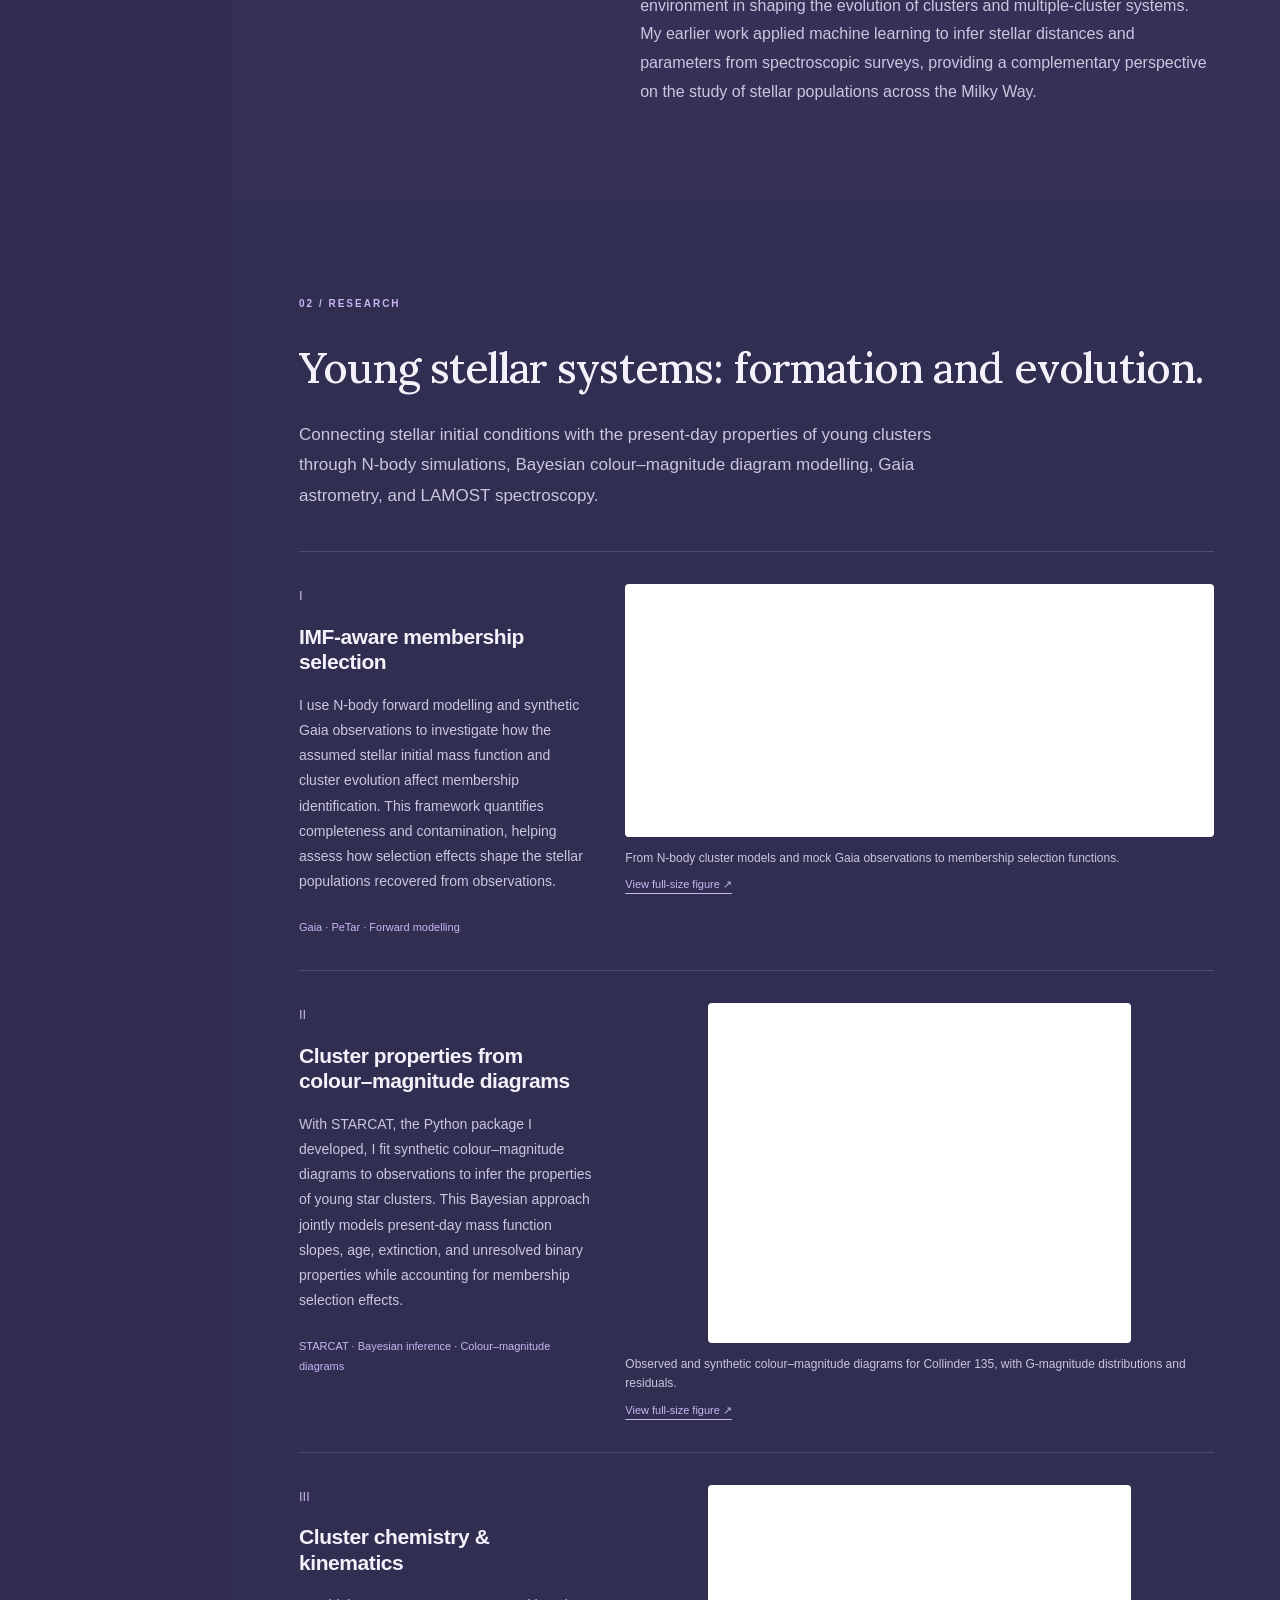
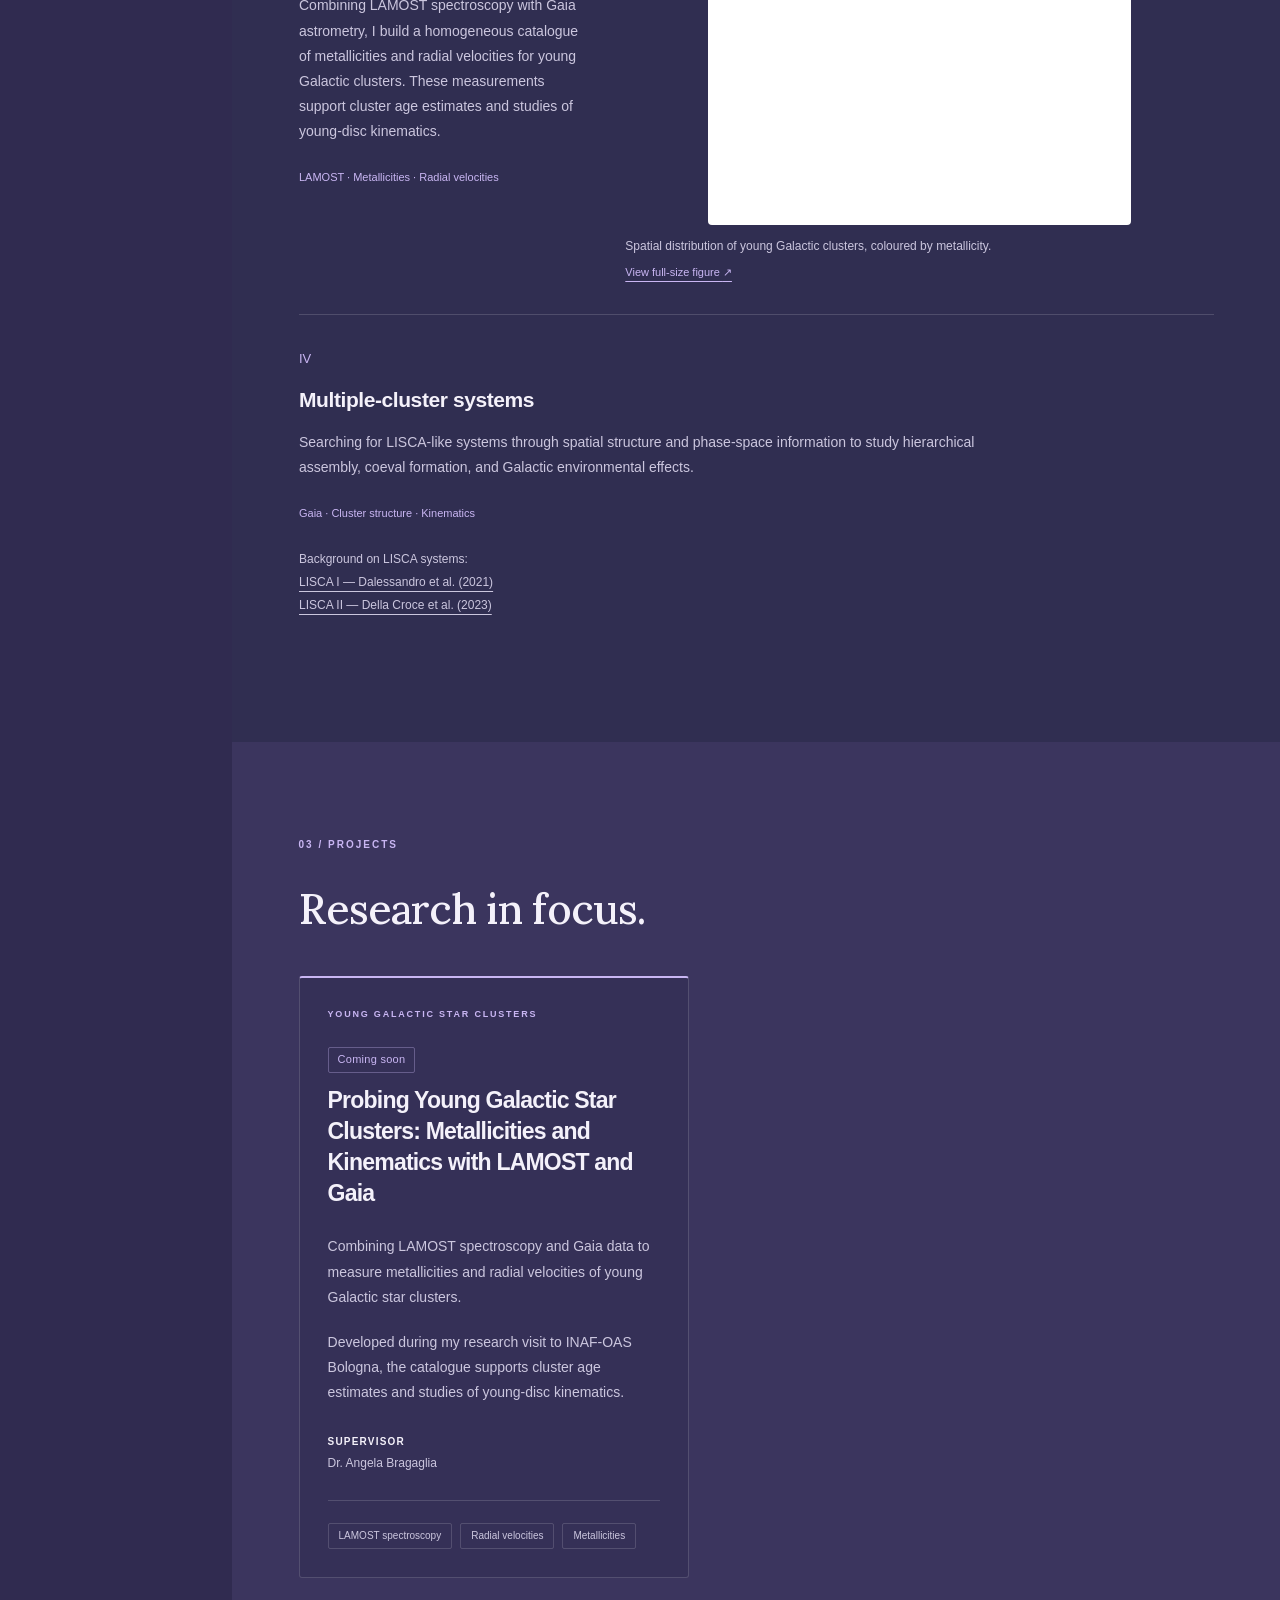
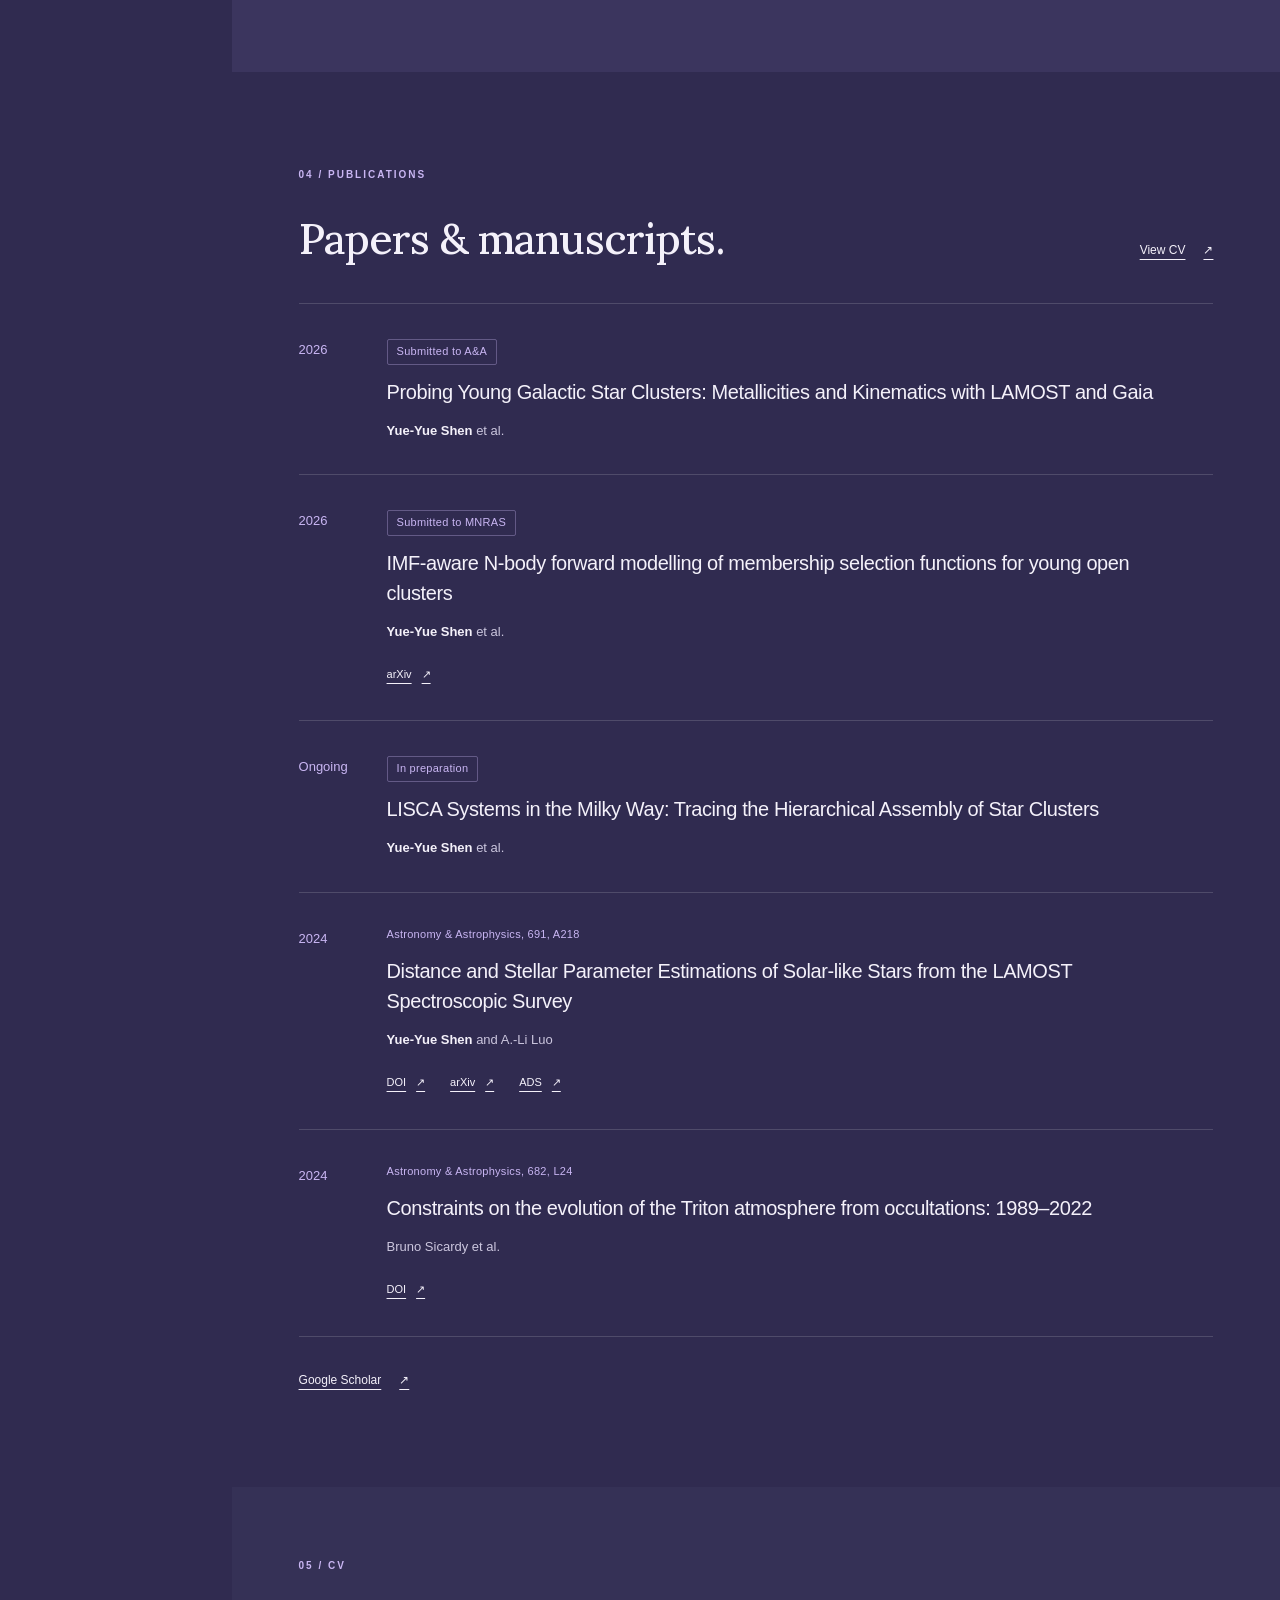
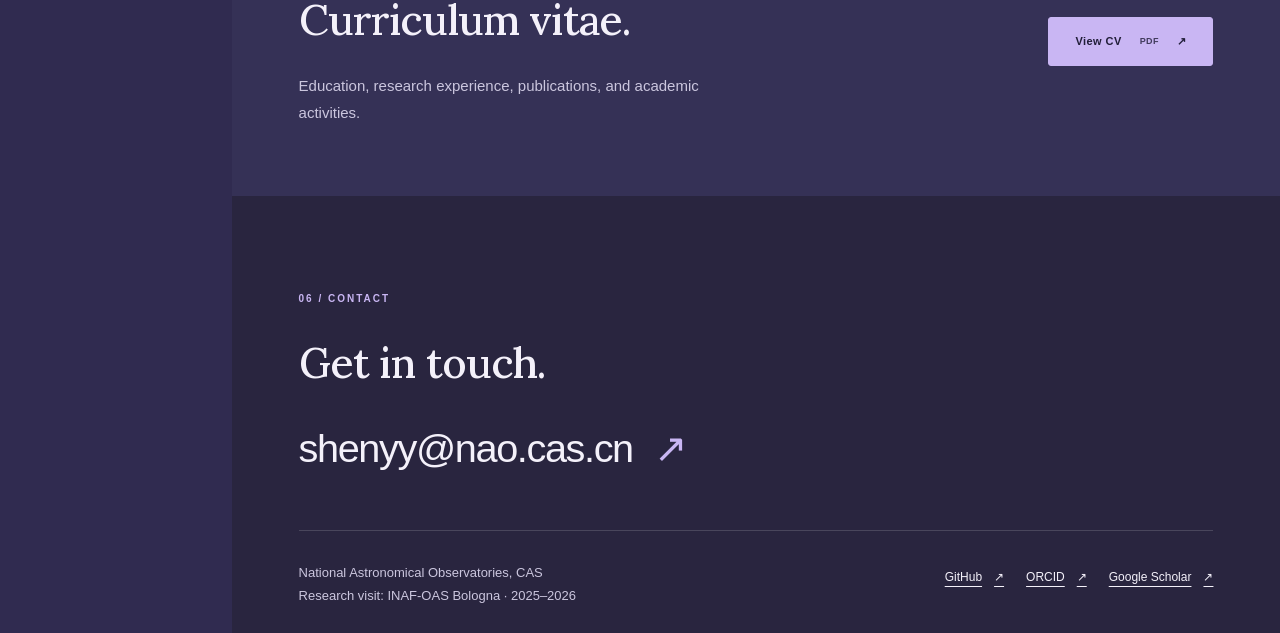
<file: publications/index.html>
<!DOCTYPE html>
<html lang="en">
  <head>
    <meta charset="utf-8">
    <meta name="viewport" content="width=device-width, initial-scale=1">
    <meta name="robots" content="noindex">
    <meta http-equiv="refresh" content="0; url=../index.html#publications">
    <link rel="canonical" href="https://yueyue-shen.github.io/#publications">
    <link rel="stylesheet" href="../assets/css/main.css">
    <title>Publications · Yueyue Shen</title>
  </head>
  <body class="standalone">
    <main>
      <p class="eyebrow">Yueyue Shen</p>
      <h1>Publications</h1>
      <p>This content is now on my homepage.</p>
      <a class="button button-primary" href="../index.html#publications">Go to Publications</a>
    </main>
  </body>
</html>
</file>
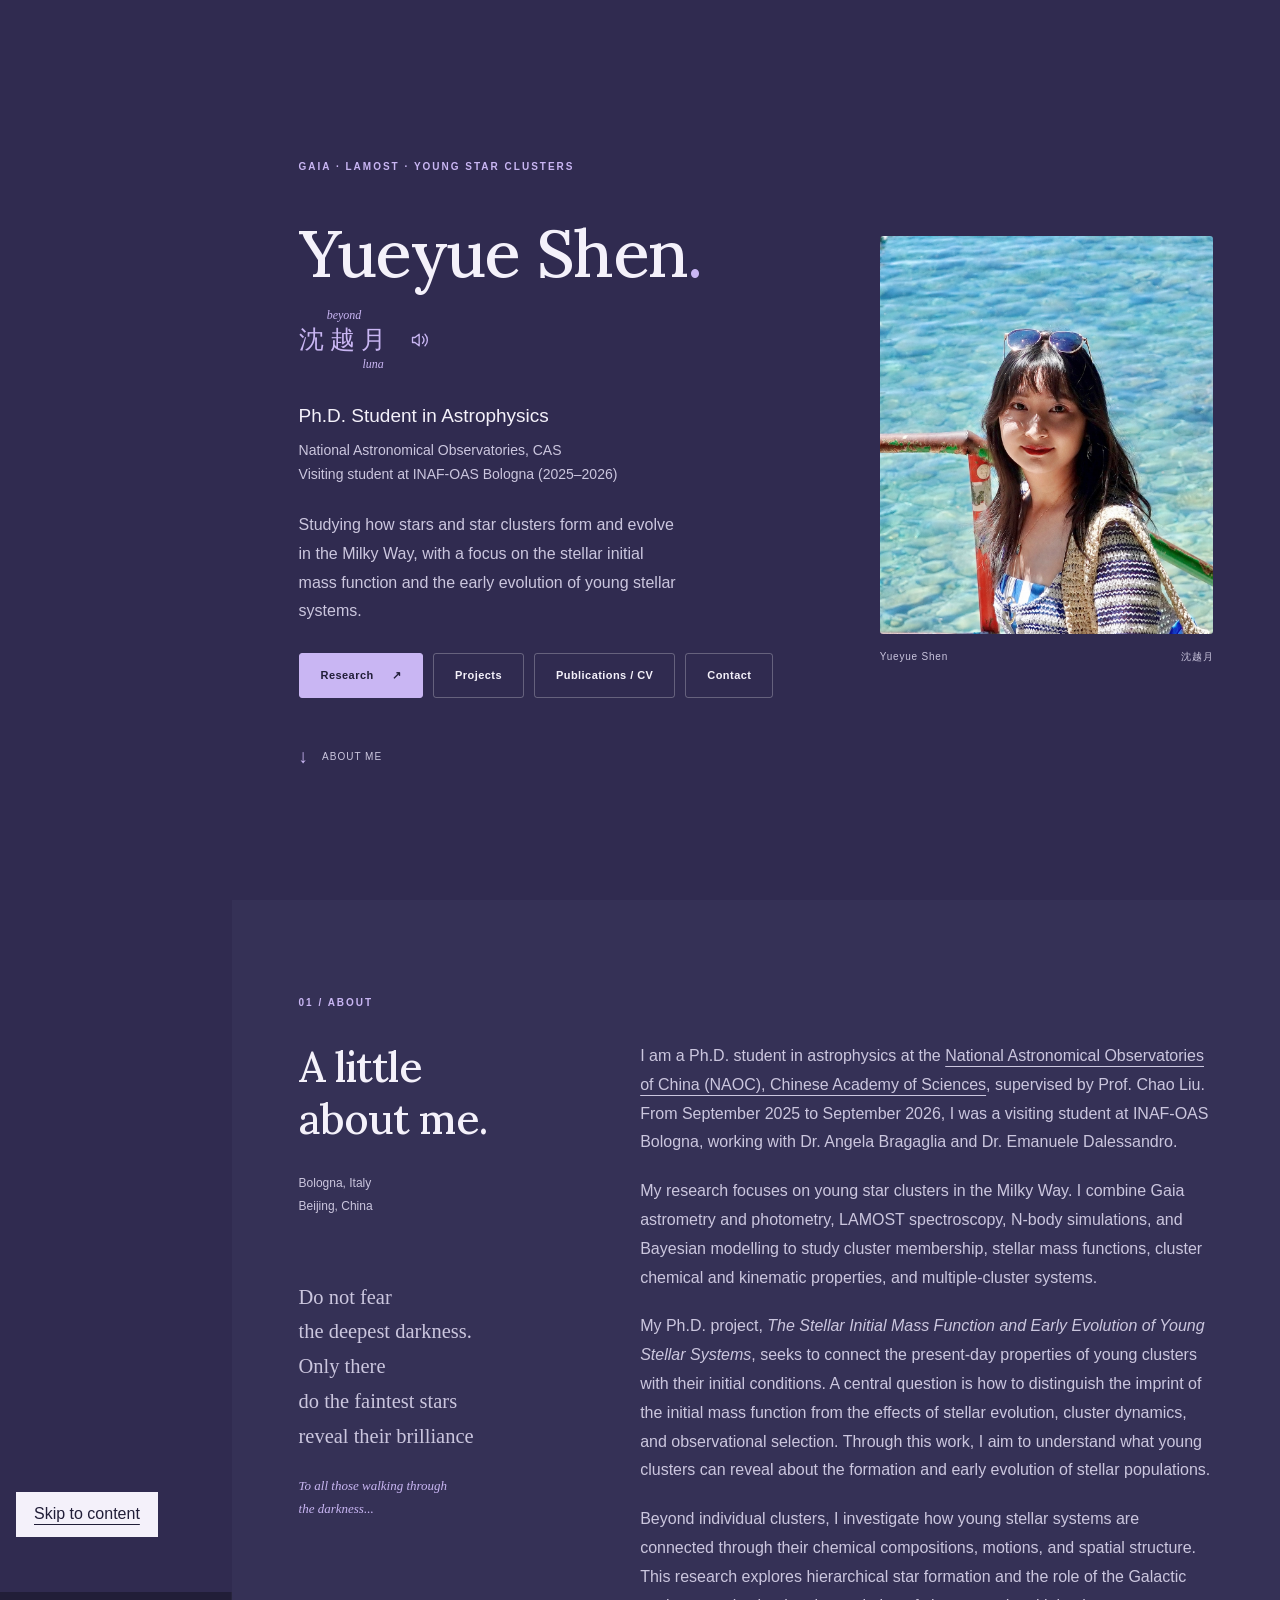
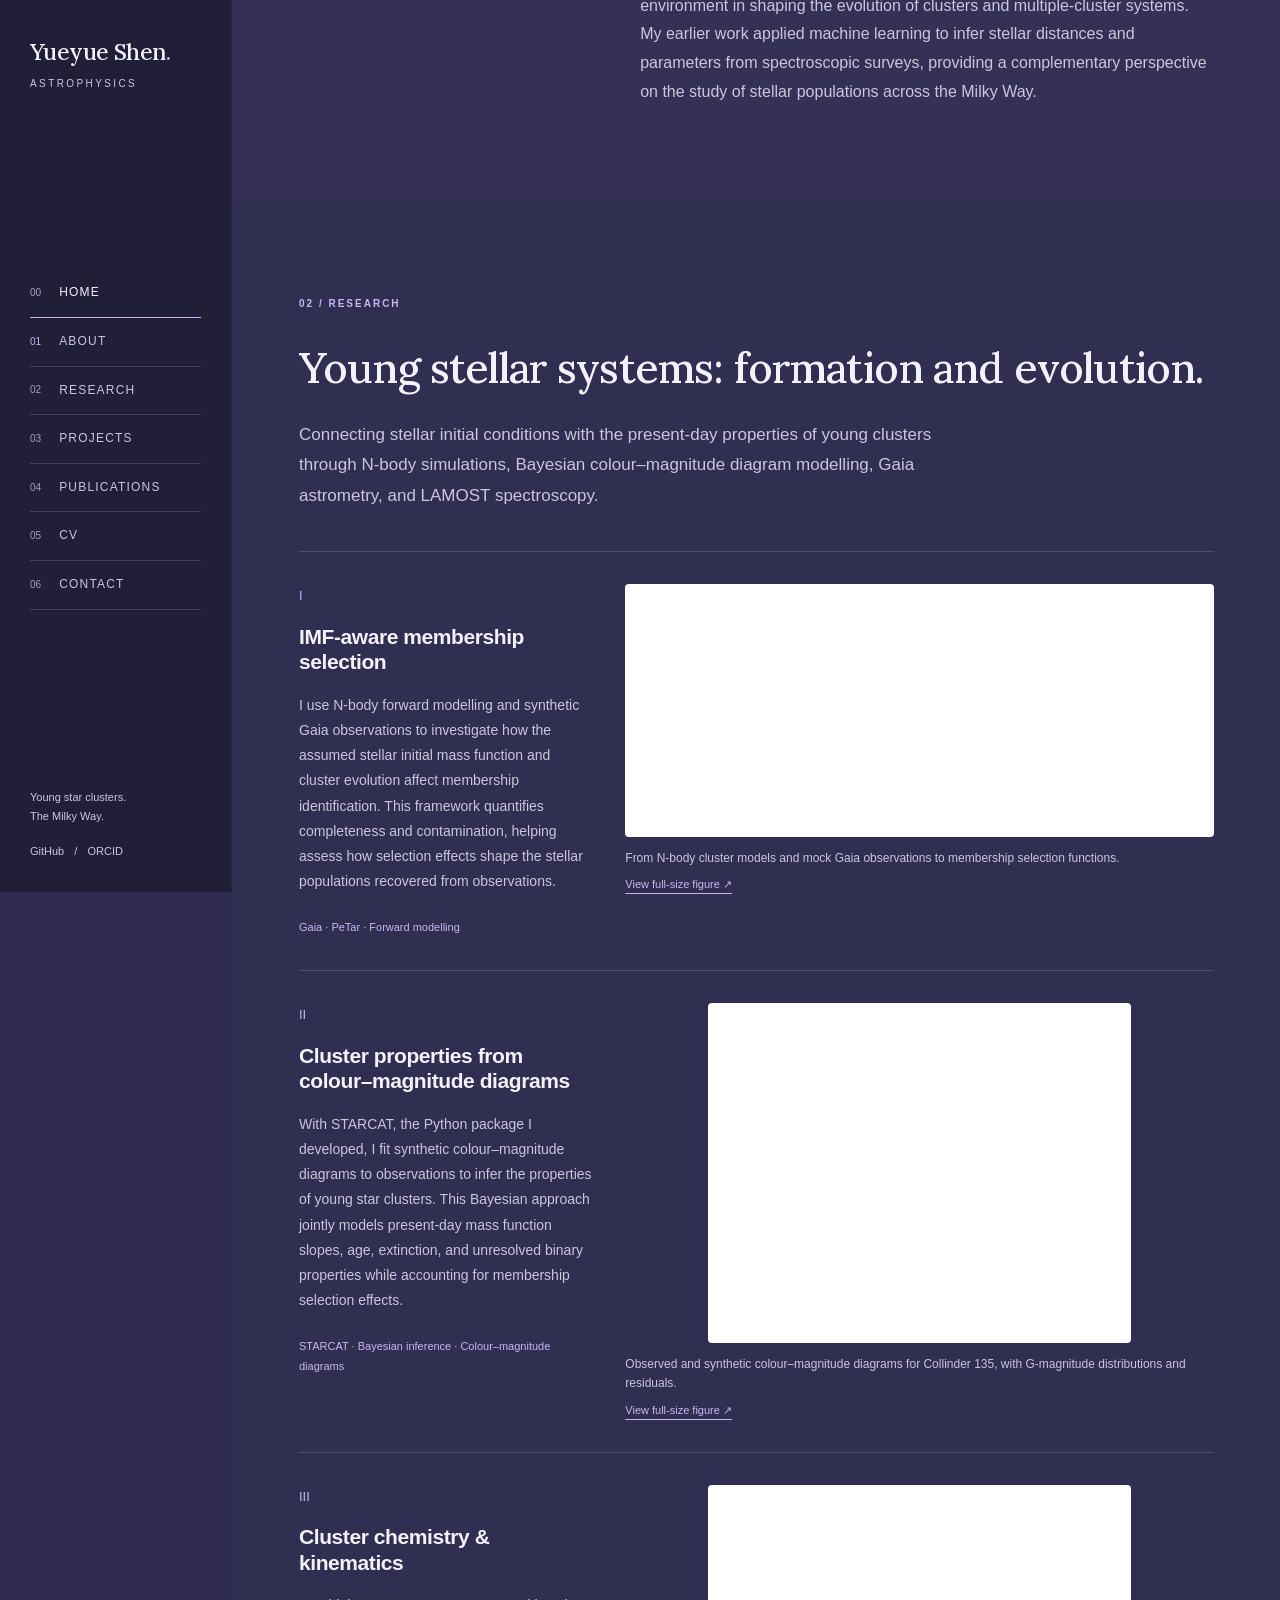
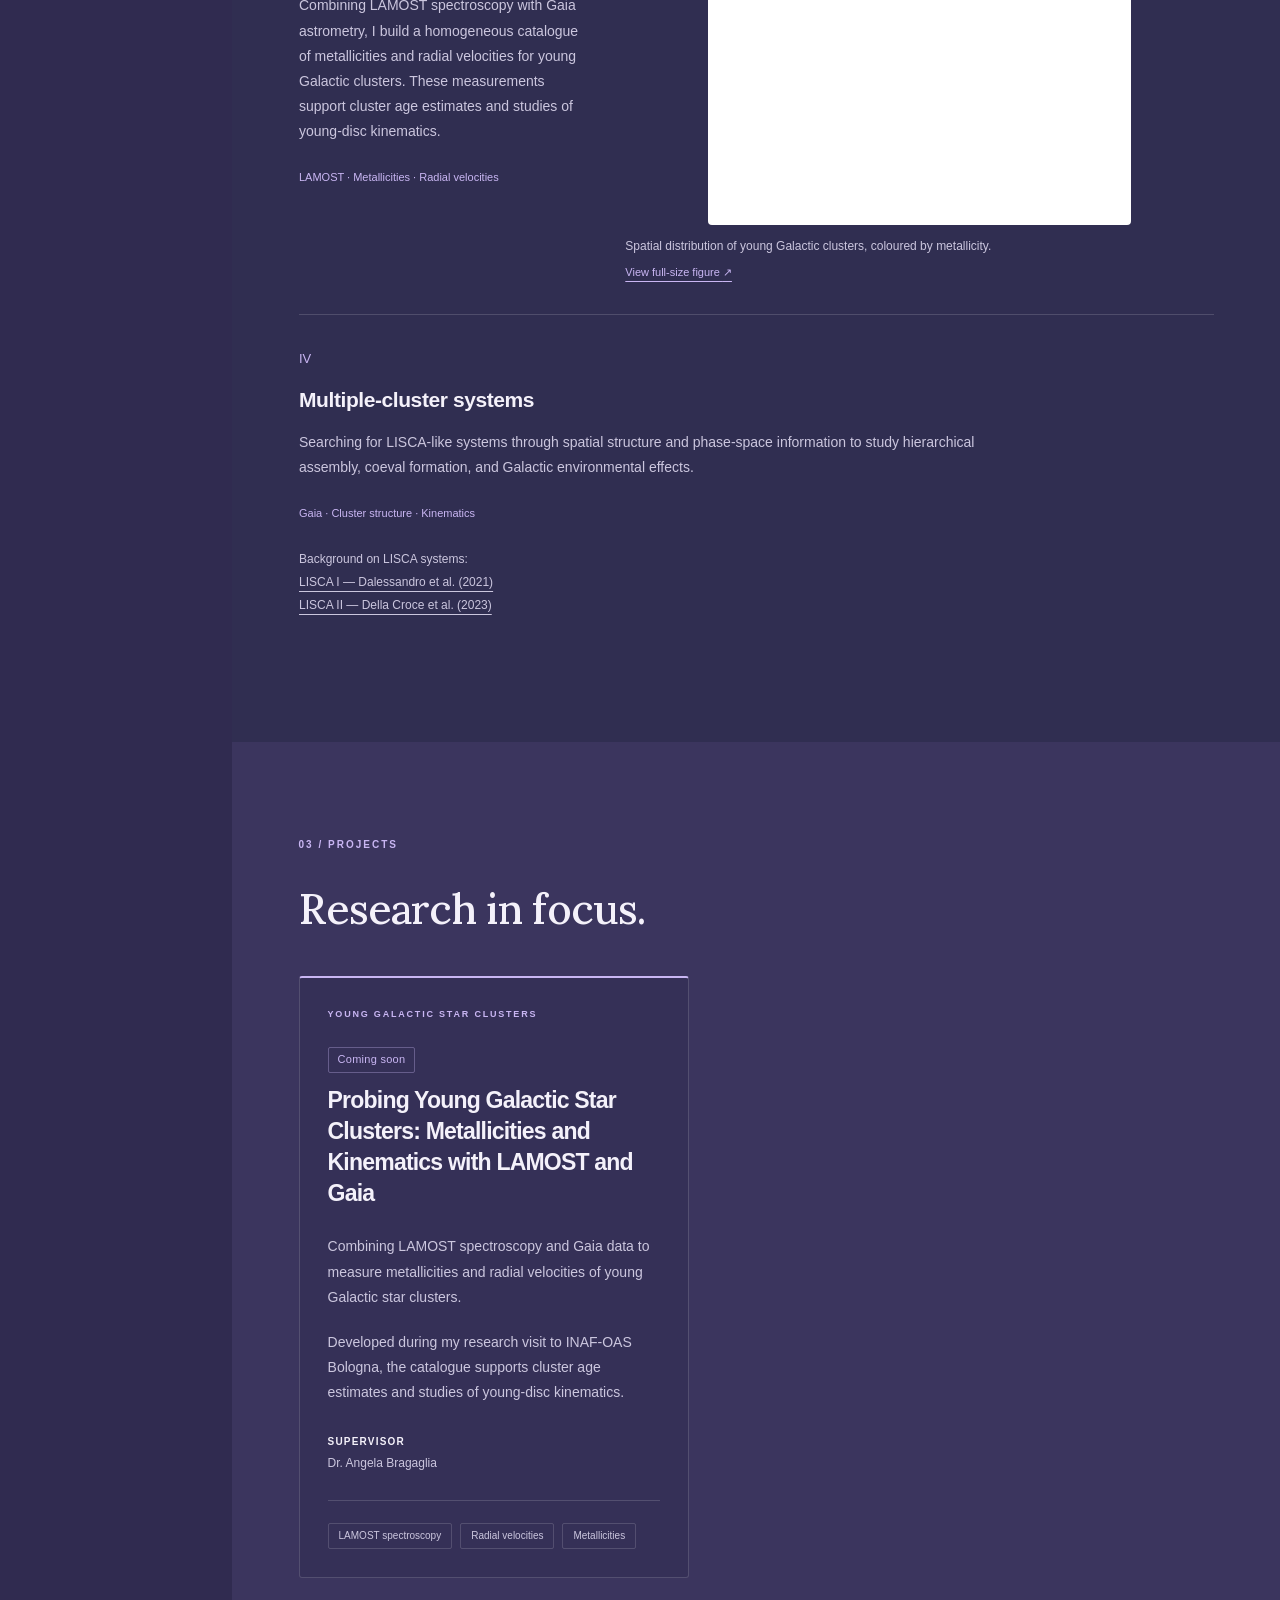
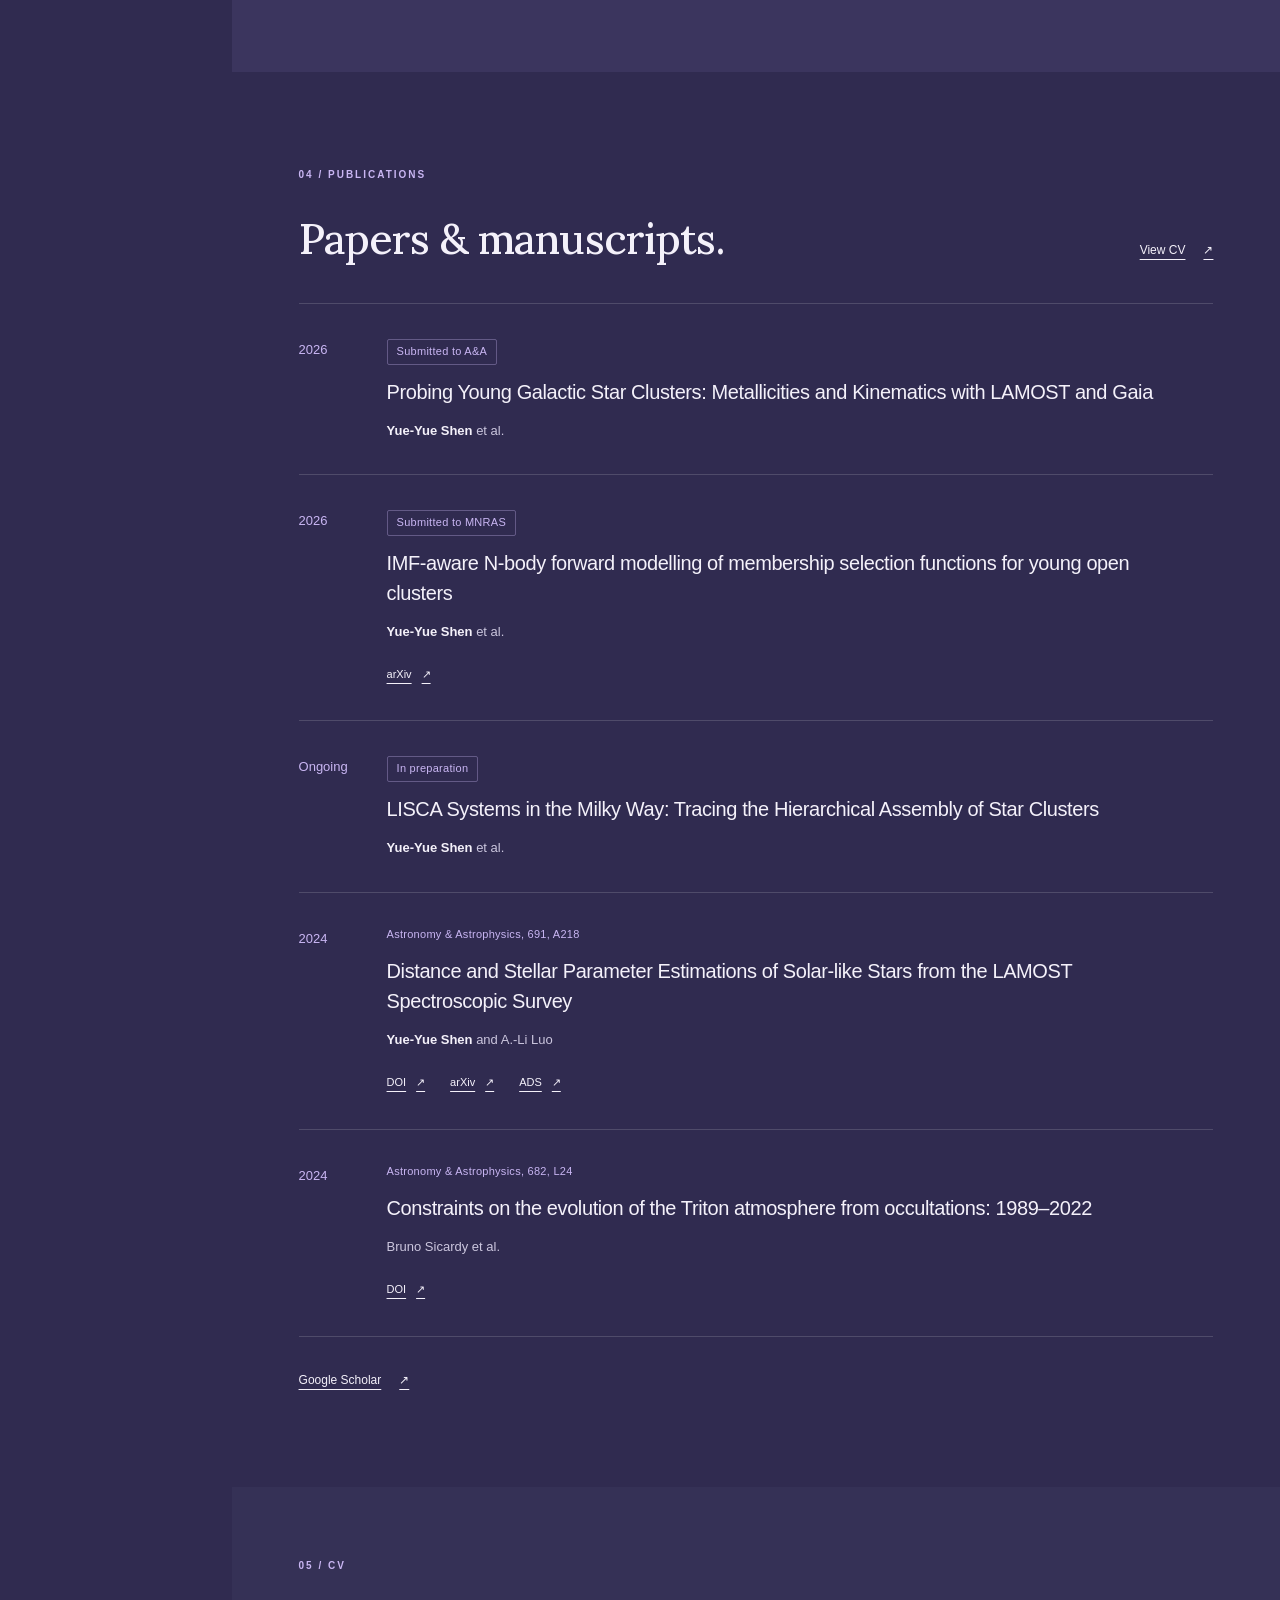
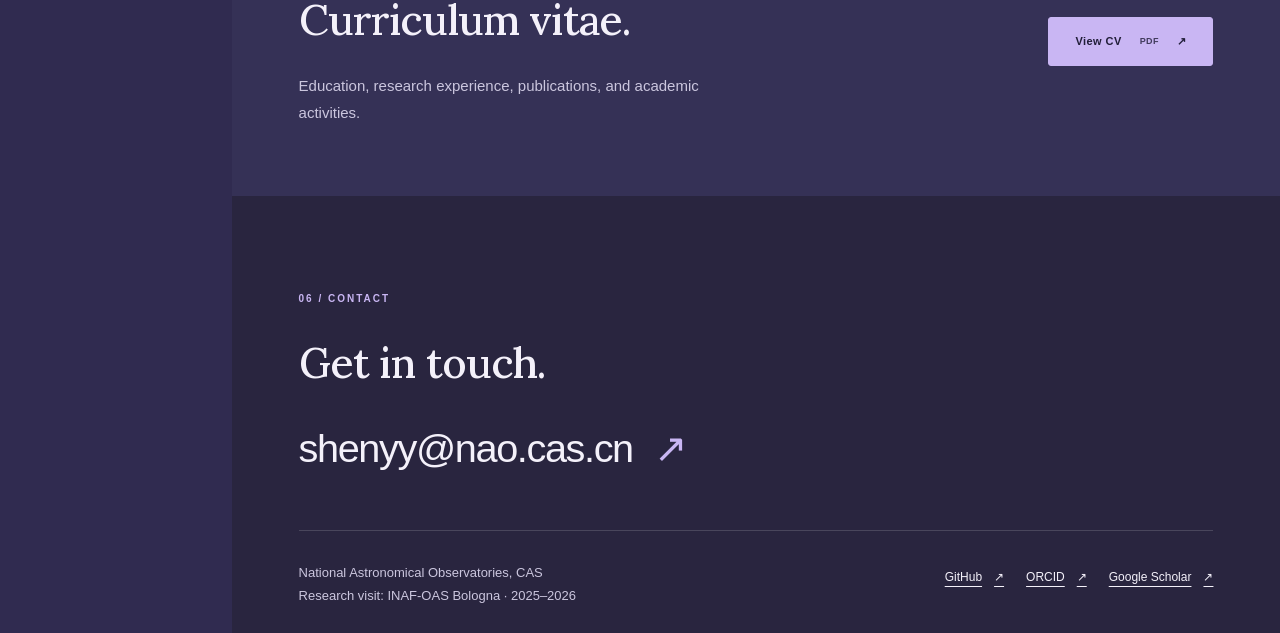
<file: projects/1_project/index.html>
<!DOCTYPE html>
<html lang="en">
  <head>
    <meta charset="utf-8">
    <meta name="viewport" content="width=device-width, initial-scale=1">
    <meta name="robots" content="noindex">
    <meta http-equiv="refresh" content="0; url=../../index.html#projects">
    <link rel="canonical" href="https://yueyue-shen.github.io/#projects">
    <link rel="stylesheet" href="../../assets/css/main.css">
    <title>Projects · Yueyue Shen</title>
  </head>
  <body class="standalone">
    <main>
      <p class="eyebrow">Yueyue Shen</p>
      <h1>Projects</h1>
      <p>This content is now on my homepage.</p>
      <a class="button button-primary" href="../../index.html#projects">Go to Projects</a>
    </main>
  </body>
</html>
</file>
<file: assets/css/main.css>
@font-face {
  font-family: "Lora";
  font-style: normal;
  font-weight: 400 700;
  font-display: swap;
  src: url("../fonts/lora-latin-wght-normal.woff2") format("woff2");
}

/* Edit these variables to change the site's palette and spacing. */
:root {
  color-scheme: dark;
  --sidebar: #211e38;
  --intro: #302b50;
  --about: #353156;
  --research: #302e51;
  --projects: #3b355e;
  --publications: #302b50;
  --contact: #29253f;
  --text: #f4f1fa;
  --muted: #cbc6de;
  --accent: #c9b6f3;
  --line: #ffffff26;
  --sidebar-width: 232px;
  --page-padding: clamp(28px, 5.2vw, 88px);
  --heading-font: "Lora", Georgia, serif;
}

* { box-sizing: border-box; }
html { scroll-behavior: smooth; }
body {
  margin: 0;
  background: var(--intro);
  color: var(--text);
  font-family: -apple-system, BlinkMacSystemFont, "Segoe UI", sans-serif;
  font-size: 16px;
  line-height: 1.8;
  -webkit-font-smoothing: antialiased;
}
a { color: inherit; text-decoration-thickness: 1px; text-underline-offset: 5px; }
a:hover { color: var(--accent); }
a:focus-visible, [tabindex]:focus-visible {
  outline: 2px solid var(--accent);
  outline-offset: 6px;
  border-radius: 2px;
}
::selection { background: #c9b6f3; color: #211e38; }
img { max-width: 100%; display: block; }
p { margin: 0 0 1.25rem; }
h1, h2, h3 { margin: 0; line-height: 1.22; font-weight: 550; }
h2 { font-family: var(--heading-font); font-size: clamp(32px, 3.3vw, 48px); font-weight: 500; line-height: 1.22; letter-spacing: -0.02em; }
h3 { font-size: 21px; letter-spacing: -0.02em; }
strong { color: var(--text); font-weight: 600; }

.skip-link {
  position: fixed;
  top: -100px;
  left: 16px;
  z-index: 100;
  padding: 8px 18px;
  background: var(--text);
  color: var(--sidebar);
}
.skip-link:focus { top: 16px; color: var(--sidebar); }
.sidebar {
  position: fixed;
  inset: 0 auto 0 0;
  z-index: 10;
  width: var(--sidebar-width);
  display: flex;
  flex-direction: column;
  padding: 44px 30px 30px;
  background: var(--sidebar);
  border-right: 1px solid #ffffff08;
  overflow-y: auto;
}
.identity { text-decoration: none; line-height: 1.4; }
.identity-name { display: block; font-family: var(--heading-font); font-size: 23px; font-weight: 500; letter-spacing: -0.025em; }
.identity-dot { color: var(--accent); }
.identity-field { display: block; margin-top: 9px; color: var(--muted); font-size: 10px; letter-spacing: 0.24em; text-transform: uppercase; }
.sidebar nav { margin: auto 0; padding: 50px 0; }
.sidebar nav a {
  display: flex;
  gap: 18px;
  align-items: center;
  padding: 13px 0;
  border-bottom: 1px solid var(--line);
  color: var(--muted);
  text-decoration: none;
  font-size: 12px;
  letter-spacing: 0.1em;
  text-transform: uppercase;
  transition: color 160ms ease, border-color 160ms ease;
}
.sidebar nav a span { font-size: 10px; letter-spacing: 0; color: #a69dbd; }
.sidebar nav a:hover, .sidebar nav a[aria-current="location"] { color: var(--text); border-color: var(--accent); }
.sidebar nav a[aria-current="location"] span { color: var(--accent); }
.sidebar-footer { color: var(--muted); font-size: 11px; }
.sidebar-footer p { margin-bottom: 17px; line-height: 1.7; }
.sidebar-footer a { text-decoration: none; }
.sidebar-footer > span { padding: 0 7px; }

main { margin-left: var(--sidebar-width); }
.section { padding: 94px var(--page-padding); scroll-margin-top: 0; }
.section-inner { max-width: 1100px; margin: 0 auto; }
.eyebrow { margin-bottom: 30px; color: var(--accent); font-size: 10px; font-weight: 600; letter-spacing: 0.2em; text-transform: uppercase; }
.section-lead { max-width: 690px; margin: 25px 0 40px; color: var(--muted); font-size: 17px; }
.hero {
  min-height: 100vh;
  min-height: 100svh;
  display: flex;
  align-items: center;
  padding-top: 64px;
  padding-bottom: 32px;
  background: var(--intro);
}
.hero .section-inner { width: 100%; }
.hero .eyebrow { margin-bottom: 40px; }
.hero-grid { display: grid; grid-template-columns: 1.35fr 0.85fr; gap: clamp(28px, 4vw, 64px); align-items: center; }
.hero h1 { font-family: var(--heading-font); font-size: clamp(48px, 5.2vw, 84px); font-weight: 500; line-height: 1.12; letter-spacing: -0.025em; }
.title-dot { color: var(--accent); }
.chinese-name { --name-font-size: 25px; position: relative; display: grid; grid-template-columns: repeat(3, 1.24em) 48px; grid-template-rows: 14px 1.4em 14px; align-items: center; width: max-content; margin: 18px 0 28px; color: var(--accent); font-family: "Songti SC", "STSong", serif; font-size: var(--name-font-size); }
.name-characters { grid-column: 1 / 4; grid-row: 2; letter-spacing: 0.24em; line-height: 1; white-space: nowrap; }
.name-gloss { justify-self: center; margin-right: calc(var(--name-font-size) * 0.24); font-family: Georgia, "Times New Roman", serif; font-size: 12px; font-style: italic; line-height: 1; letter-spacing: 0; white-space: nowrap; }
.name-gloss-beyond { grid-column: 2; grid-row: 1; transform: translateX(2px); }
.name-gloss-luna { grid-column: 3; grid-row: 3; }
.name-meaning { position: absolute; width: 1px; height: 1px; padding: 0; margin: -1px; overflow: hidden; clip-path: inset(50%); white-space: nowrap; border: 0; }
.chinese-name .pronunciation-link { grid-column: 4; grid-row: 2; justify-self: end; }
.pronunciation-link { display: inline-flex; align-items: center; justify-content: center; flex-shrink: 0; width: 40px; height: 40px; border-radius: 50%; color: var(--accent); text-decoration: none; transition: color 160ms ease, background 160ms ease; }
.pronunciation-link:hover { color: var(--text); background: #ffffff0a; }
.pronunciation-link svg { display: block; }
.hero-role { margin-bottom: 6px; font-size: 19px; font-weight: 500; }
.hero-affiliation { color: var(--muted); font-size: 14px; line-height: 1.7; }
.hero-summary { max-width: 380px; margin: 24px 0 27px; color: var(--muted); font-size: 16px; }
.actions { display: flex; flex-wrap: wrap; gap: 10px; max-width: 500px; }
.button {
  min-height: 45px;
  display: inline-flex;
  align-items: center;
  justify-content: center;
  gap: 18px;
  padding: 10px 21px;
  border: 1px solid #ffffff42;
  border-radius: 3px;
  font-size: 11px;
  font-weight: 600;
  line-height: 1.4;
  letter-spacing: 0.04em;
  text-decoration: none;
  transition: background 160ms ease, border-color 160ms ease;
}
.button:hover { background: #ffffff0a; border-color: var(--accent); }
.button-primary { background: var(--accent); border-color: var(--accent); color: var(--sidebar); }
.button-primary:hover { background: #e0d2fa; border-color: #e0d2fa; color: var(--sidebar); }
.portrait { margin: 0; width: 100%; max-width: 340px; justify-self: end; transform: translateY(-6px); }
.portrait img { width: 100%; height: auto; aspect-ratio: 0.84; object-fit: cover; object-position: 53% center; border-radius: 3px; }
.portrait figcaption { display: flex; justify-content: space-between; margin-top: 14px; color: var(--muted); font-size: 10px; letter-spacing: 0.08em; }
.section-cue { display: inline-flex; gap: 13px; align-items: center; margin-top: 42px; font-size: 10px; letter-spacing: 0.1em; text-transform: uppercase; text-decoration: none; color: var(--muted); }
.section-cue span { font-size: 19px; color: var(--accent); }

.section-about { background: var(--about); }
.section-grid { display: grid; grid-template-columns: 0.75fr 1.5fr; gap: 55px; }
.section-note { margin-top: 27px; font-size: 12px; line-height: 1.9; color: var(--muted); }
.about-grid { grid-template-rows: auto 1fr; row-gap: 42px; align-items: start; }
.about-grid .prose { grid-column: 2; grid-row: 1 / span 2; }
.about-poem { grid-column: 1; grid-row: 2; min-width: 0; max-width: 270px; color: var(--muted); font-family: Georgia, "Times New Roman", serif; }
.poem-lines { margin: 0; font-size: clamp(18px, 1.6vw, 21px); font-weight: 400; line-height: 1.7; }
.poem-dedication { max-width: 25ch; margin: 20px 0 0; color: var(--accent); font-size: 13px; line-height: 1.8; }
.prose { color: var(--muted); }
.prose p:last-child { margin-bottom: 0; }
.section-research { background: var(--research); }
.section-research .section-inner { container: research-content / inline-size; }
.research-grid { border-top: 1px solid var(--line); }
.research-card { display: grid; grid-template-columns: minmax(0, 1fr); gap: 24px; min-width: 0; padding: 32px 0; border-bottom: 1px solid var(--line); }
.research-card:last-child { border-bottom: 0; }
.research-copy { min-width: 0; }
.research-card-text .research-copy { max-width: 690px; }
.card-index { display: block; margin-bottom: 16px; color: var(--accent); font-size: 13px; }
.research-card h3 { margin-bottom: 18px; }
.research-card p { color: var(--muted); font-size: 14px; }
.research-card .methods { margin-top: 24px; margin-bottom: 0; color: var(--accent); font-size: 11px; line-height: 1.8; }
.research-card .research-references { margin-top: 24px; font-size: 12px; line-height: 1.9; }
.research-card-text .research-references { margin-bottom: 0; }
.research-figure { min-width: 0; margin: 0; }
.research-figure-image { display: flex; justify-content: center; align-items: center; }
.research-figure img { width: auto; height: auto; max-width: 100%; max-height: 340px; object-fit: contain; color: var(--sidebar); background: #fff; border-radius: 4px; }
.research-figure figcaption { margin-top: 12px; color: var(--muted); font-size: 12px; line-height: 1.6; }
.research-figure figcaption p { margin: 0; font-size: inherit; }
.research-figure-link { display: inline-block; margin-top: 8px; color: var(--accent); font-size: 11px; }
@container research-content (min-width: 820px) {
  .research-card:not(.research-card-text) { grid-template-columns: minmax(0, 1fr) minmax(0, 2fr); gap: 32px; align-items: start; }
}
.section-projects { background: var(--projects); }
.projects-grid { display: grid; grid-template-columns: minmax(0, 390px); gap: 28px; margin-top: 40px; }
.project-card { position: relative; display: grid; grid-template-columns: minmax(0, 1fr); align-content: start; gap: 25px; padding: 28px; background: #211e382d; border: 1px solid var(--line); border-top: 2px solid var(--accent); border-radius: 3px; transition: transform 200ms ease, box-shadow 200ms ease, border-color 200ms ease; }
.project-title-link, .project-title-link:hover { color: inherit; text-decoration: none; }
.project-title-link::after { content: ""; position: absolute; inset: 0; z-index: 1; border-radius: inherit; cursor: pointer; }
.project-title-link:focus-visible { outline: none; }
.project-title-link:focus-visible::after { outline: 2px solid var(--accent); outline-offset: 6px; }
@media (hover: hover) and (pointer: fine) {
  .project-card:hover { transform: translateY(-6px); box-shadow: 0 14px 32px #211e3866; border-color: var(--accent); }
}
.project-card .eyebrow { font-size: 9px; margin-bottom: 22px; }
.project-card h3 { font-size: clamp(23px, 1.8vw, 26px); line-height: 1.35; letter-spacing: -0.035em; }
.project-description { font-size: 14px; color: var(--muted); }
.project-supervisors { margin: 26px 0 0; font-size: 12px; }
.project-supervisors strong { font-size: 10px; text-transform: uppercase; letter-spacing: 0.12em; }
.tags { grid-column: 1 / -1; display: flex; flex-wrap: wrap; gap: 8px; list-style: none; padding: 22px 0 0; margin: 0; border-top: 1px solid var(--line); }
.tags li { border: 1px solid var(--line); border-radius: 2px; padding: 3px 10px; color: var(--muted); font-size: 10px; white-space: nowrap; }

.section-publications { background: var(--publications); }
.section-heading-row { display: flex; justify-content: space-between; align-items: baseline; flex-wrap: wrap; gap: 20px; }
.text-link { display: inline-flex; align-items: center; gap: 18px; font-size: 12px; white-space: nowrap; }
.publication-list { padding: 0; margin: 38px 0 28px; list-style: none; }
.publication-list > li { display: grid; grid-template-columns: 58px 1fr; gap: 30px; padding: 32px 0; border-top: 1px solid var(--line); }
.publication-list > li:last-child { border-bottom: 1px solid var(--line); }
.publication-year { padding-top: 2px; color: var(--accent); font-size: 13px; }
.publication-list h3 { max-width: 790px; font-size: 20px; line-height: 1.5; font-weight: 500; }
.project-status, .publication-status, .publication-venue { margin-bottom: 12px; color: var(--accent); font-size: 11px; letter-spacing: 0.025em; }
.project-status, .publication-status { display: inline-block; padding: 2px 9px; border: 1px solid #c9b6f355; border-radius: 2px; }
.publication-authors { margin: 12px 0 0; color: var(--muted); font-size: 13px; }
.publication-links { display: flex; flex-wrap: wrap; gap: 25px; margin-top: 17px; font-size: 11px; }
.publication-links a { display: inline-flex; gap: 10px; padding: 4px 0; }
.section-cv { background: var(--about); padding-top: 70px; padding-bottom: 70px; }
.cv-layout { display: flex; align-items: center; justify-content: space-between; gap: 40px; }
.cv-layout .eyebrow { margin-bottom: 20px; }
.cv-layout .section-lead { margin-bottom: 0; max-width: 460px; font-size: 15px; }
.cv-layout .button { flex-shrink: 0; padding: 16px 26px; }
.file-type { font-size: 9px; opacity: 0.8; }
.section-contact { background: var(--contact); }
.contact-email { display: inline-block; margin-top: 24px; font-size: clamp(21px, 3.1vw, 43px); letter-spacing: -0.035em; text-decoration: none; overflow-wrap: anywhere; }
.contact-email span { color: var(--accent); margin-left: 12px; }
.contact-grid { display: flex; justify-content: space-between; flex-wrap: wrap; gap: 30px; margin-top: 45px; padding-top: 30px; border-top: 1px solid var(--line); }
.contact-grid p { margin: 0; color: var(--muted); font-size: 13px; }
.contact-links { display: flex; align-items: start; flex-wrap: wrap; gap: 22px; list-style: none; padding: 0; margin: 0; }
.contact-links a { display: inline-flex; gap: 12px; font-size: 12px; padding: 6px 0; }
.site-footer { display: flex; justify-content: space-between; gap: 20px; padding: 25px var(--page-padding); background: var(--sidebar); color: var(--muted); font-size: 10px; }
.site-footer p { margin: 0; }
.site-footer p span { margin-left: 9px; }
.site-footer a { text-decoration: none; }
.standalone { min-height: 100vh; display: grid; place-items: center; padding: 32px; }
.standalone main { margin: 0; max-width: 620px; }
.standalone h1 { font-size: clamp(38px, 7vw, 70px); letter-spacing: -0.045em; margin-bottom: 25px; }
.standalone p { color: var(--muted); }

@media (min-width: 1101px) and (max-height: 700px) {
  .sidebar { padding-top: 25px; padding-bottom: 20px; }
  .sidebar nav { padding: 25px 0; }
  .sidebar nav a { padding: 10px 0; }
}

@media (max-width: 1100px) {
  :root { --page-padding: 40px; }
  html { scroll-padding-top: 114px; }
  .sidebar { position: sticky; inset: 0 0 auto; width: 100%; padding: 14px 30px 0; overflow: visible; }
  .identity { align-self: flex-start; }
  .identity-name { font-size: 20px; }
  .identity-field, .sidebar-footer { display: none; }
  .sidebar nav { display: flex; gap: 26px; margin: 4px 0 0; padding: 0; }
  .sidebar nav a { padding: 13px 0; font-size: 10px; }
  .sidebar nav a span { display: none; }
  main { margin: 0; }
  .hero { min-height: calc(100svh - 94px); padding-top: 56px; }
  .hero h1 { font-size: clamp(48px, 6.6vw, 74px); }
  .portrait { max-width: 310px; }
  .section { padding-top: 75px; padding-bottom: 75px; }
  .hero { padding-top: 55px; padding-bottom: 28px; }
  .section-grid { gap: 35px; }
}

@media (max-width: 700px) {
  :root { --page-padding: 24px; }
  html { scroll-padding-top: 124px; }
  body { font-size: 15px; }
  .sidebar { padding: 10px 20px 0; }
  .sidebar nav { gap: 0; justify-content: space-between; flex-wrap: wrap; }
  .sidebar nav a { font-size: 9px; letter-spacing: 0.025em; padding: 12px 3px; }
  .section { padding-top: 58px; padding-bottom: 58px; }
  .hero { min-height: auto; padding-top: 39px; padding-bottom: 25px; }
  .hero .eyebrow { font-size: 9px; letter-spacing: 0.13em; margin-bottom: 30px; }
  .hero-grid { grid-template-columns: 1fr; gap: 34px; }
  .hero h1 { font-size: clamp(66px, 15vw, 88px); }
  .chinese-name { --name-font-size: 22px; margin: 18px 0 24px; }
  .name-gloss { font-size: 11px; }
  .hero-role { font-size: 18px; }
  .hero-summary { max-width: 420px; }
  .portrait { max-width: 100%; justify-self: start; transform: none; }
  .portrait img { aspect-ratio: 1.16; object-position: center 58%; }
  .portrait figcaption { margin-top: 10px; }
  .section-cue { margin-top: 24px; }
  .eyebrow { margin-bottom: 22px; }
  .section-grid, .projects-grid { grid-template-columns: 1fr; }
  .section-grid { gap: 22px; }
  .section-note { margin: 18px 0 0; }
  .about-grid { grid-template-rows: auto; }
  .about-grid .prose, .about-poem { grid-column: auto; grid-row: auto; }
  .about-poem { margin-top: 16px; }
  .research-card { padding: 25px 0; }
  .research-figure img { width: 100%; max-height: none; }
  .card-index { margin-bottom: 15px; }
  .research-card h3 { margin-bottom: 13px; }
  .research-card .methods { margin-top: 15px; }
  .projects-grid { margin-top: 28px; }
  .project-card { padding: 25px; }
  .project-card h3 { font-size: 25px; }
  .publication-list > li { grid-template-columns: 1fr; gap: 13px; padding: 25px 0; }
  .publication-list h3 { font-size: 19px; }
  .cv-layout { flex-direction: column; align-items: flex-start; gap: 25px; }
  .contact-grid { gap: 20px; margin-top: 30px; }
  .contact-email span { margin-left: 3px; }
  .site-footer { padding-top: 23px; padding-bottom: 23px; }
}

@media (prefers-reduced-motion: reduce) {
  html { scroll-behavior: auto; }
  .project-card:hover { transform: none; }
  *, *::before, *::after { transition: none !important; animation: none !important; }
}
</file>
